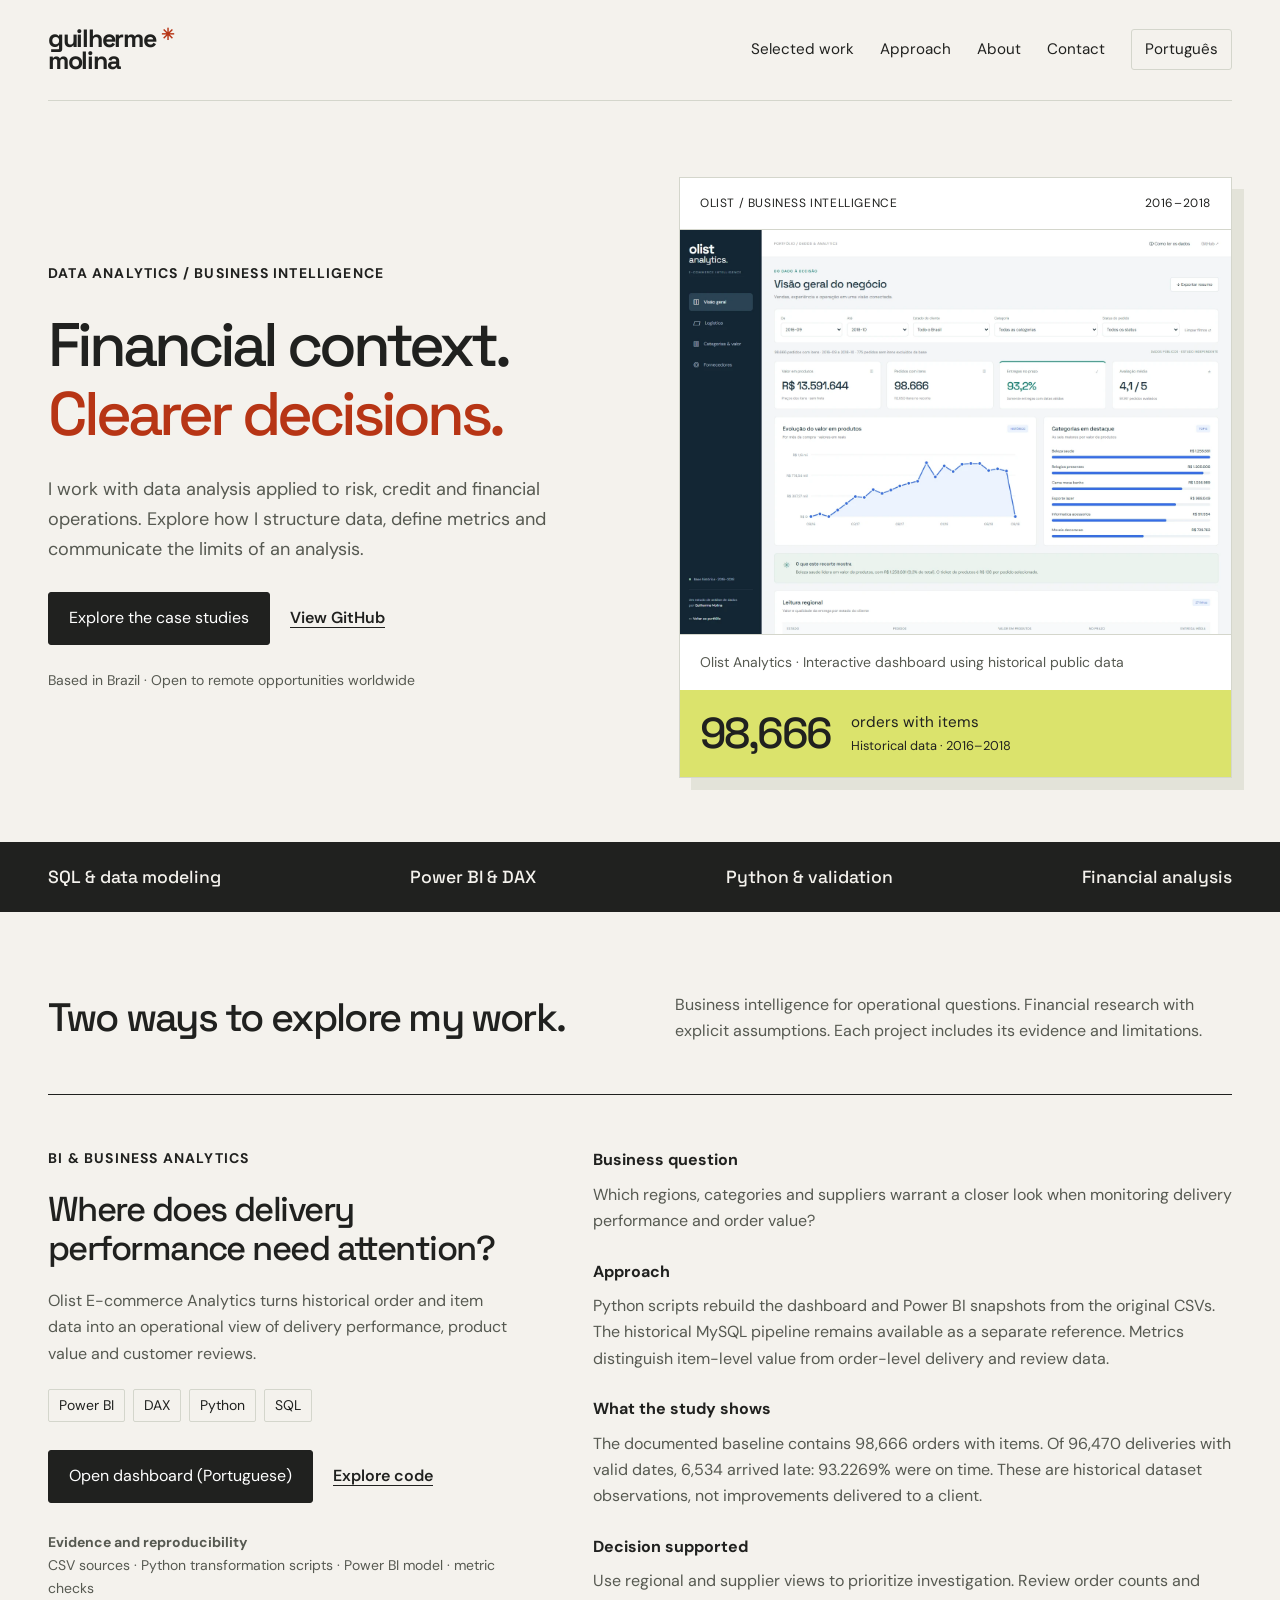
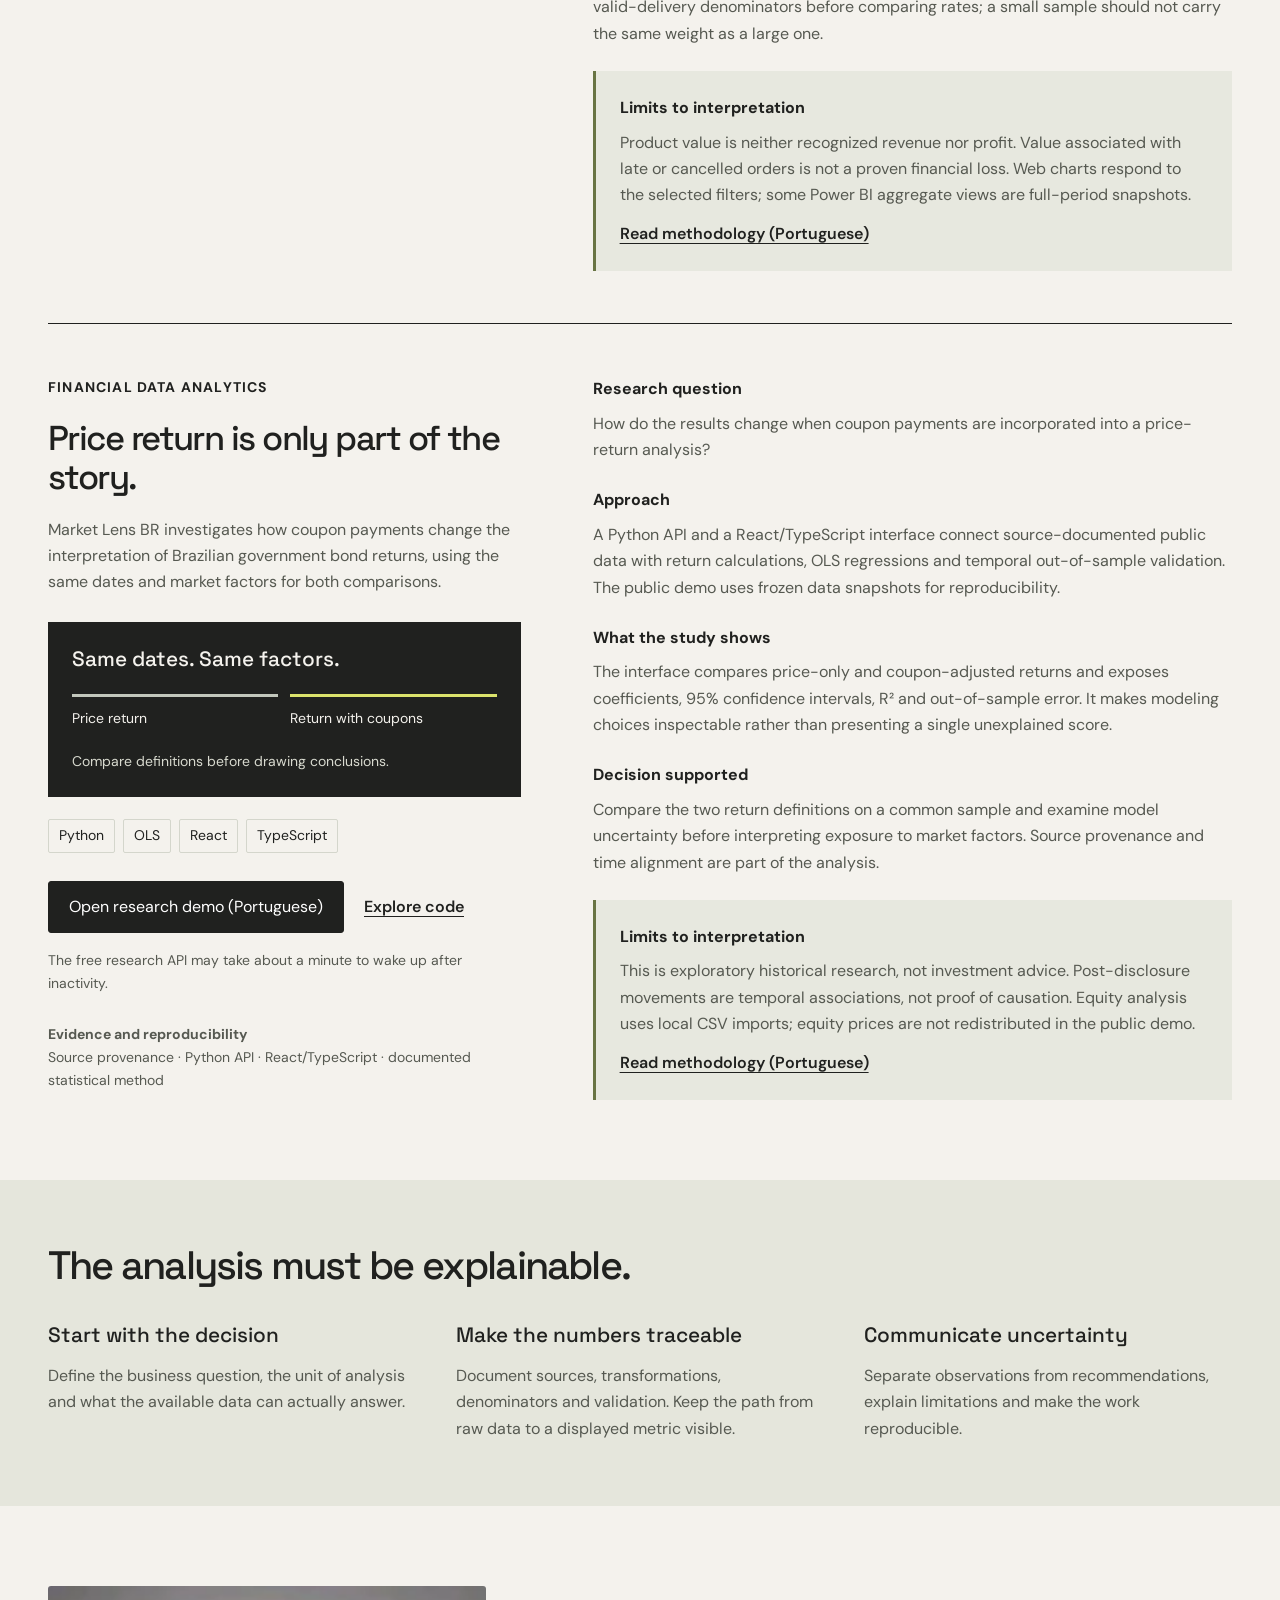
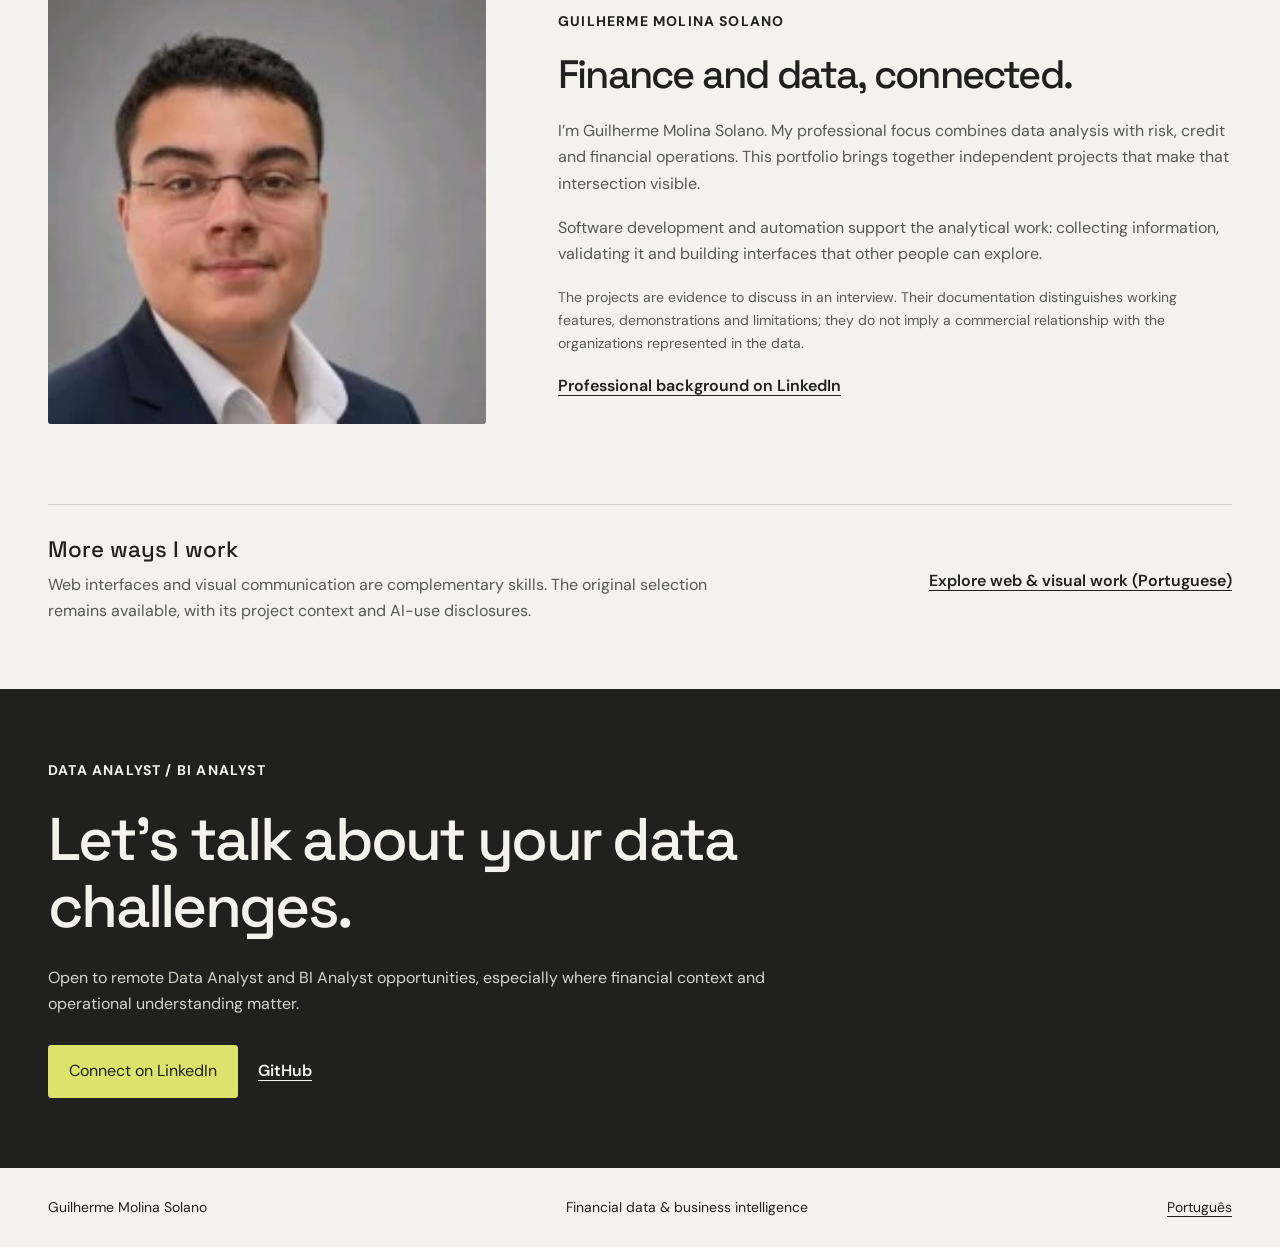
<file: index.html>
<!doctype html>
<html lang="en"><head><meta charset="utf-8"><meta name="viewport" content="width=device-width,initial-scale=1"><meta name="theme-color" content="#20211f"><title>Guilherme Molina — Financial Data & BI</title><meta name="description" content="I work with data analysis applied to risk, credit and financial operations. Explore how I structure data, define metrics and communicate the limits of an analysis."><meta property="og:title" content="Guilherme Molina — Financial Data & BI"><meta property="og:description" content="I work with data analysis applied to risk, credit and financial operations. Explore how I structure data, define metrics and communicate the limits of an analysis."><meta property="og:image" content="https://guilherme-molina-portfolio.guilhermemolinasolan.chatgpt.site/assets/olist.webp"><link rel="alternate" hreflang="en" href="https://guilherme-molina-portfolio.guilhermemolinasolan.chatgpt.site/"><link rel="alternate" hreflang="pt-BR" href="https://guilherme-molina-portfolio.guilhermemolinasolan.chatgpt.site/pt.html"><link rel="icon" href="favicon.svg" type="image/svg+xml"><link rel="stylesheet" href="finance.css"></head>
<body><a class="skip" href="#main">Skip to content</a><header class="header wrap"><a class="wordmark" href="index.html">guilherme<br>molina<span>✳</span></a><nav aria-label="Main navigation"><a href="#work">Selected work</a><a href="#approach">Approach</a><a href="#about">About</a><a href="#contact">Contact</a><a class="language" href="pt.html">Português</a></nav></header>
<main id="main"><section class="hero wrap"><div><p class="eyebrow">DATA ANALYTICS / BUSINESS INTELLIGENCE</p><h1>Financial context.<br><em>Clearer decisions.</em></h1><p class="intro">I work with data analysis applied to risk, credit and financial operations. Explore how I structure data, define metrics and communicate the limits of an analysis.</p><div class="actions"><a class="button" href="#work">Explore the case studies</a><a class="text-link" href="https://github.com/MolinaGG">View GitHub</a></div><p class="availability">Based in Brazil · Open to remote opportunities worldwide</p></div><figure class="hero-proof"><div class="proof-head"><span>OLIST / BUSINESS INTELLIGENCE</span><span>2016–2018</span></div><a href="olist/"><img src="assets/olist.webp" alt="Olist Analytics · Interactive dashboard using historical public data" fetchpriority="high"></a><figcaption>Olist Analytics · Interactive dashboard using historical public data</figcaption><div class="proof-foot"><strong>98,666</strong><span>orders with items<small>Historical data · 2016–2018</small></span></div></figure></section>
<div class="band"><div class="wrap"><span>SQL & data modeling</span><span>Power BI & DAX</span><span>Python & validation</span><span>Financial analysis</span></div></div>
<section class="work wrap" id="work"><div class="section-heading"><h2>Two ways to explore my work.</h2><p>Business intelligence for operational questions. Financial research with explicit assumptions. Each project includes its evidence and limitations.</p></div>
<article class="case" id="olist-case"><div class="case-heading"><p class="eyebrow">BI & BUSINESS ANALYTICS</p><h3>Where does delivery performance need attention?</h3><p>Olist E-commerce Analytics turns historical order and item data into an operational view of delivery performance, product value and customer reviews.</p><div class="tags"><span>Power BI</span><span>DAX</span><span>Python</span><span>SQL</span></div><div class="actions"><a class="button" href="olist/">Open dashboard (Portuguese)</a><a class="text-link" href="https://github.com/MolinaGG/olist-ecommerce-analytics">Explore code</a></div><p class="evidence-label">Evidence and reproducibility</p><p class="evidence">CSV sources · Python transformation scripts · Power BI model · metric checks</p></div><div class="case-body"><section><h4>Business question</h4><p>Which regions, categories and suppliers warrant a closer look when monitoring delivery performance and order value?</p></section><section><h4>Approach</h4><p>Python scripts rebuild the dashboard and Power BI snapshots from the original CSVs. The historical MySQL pipeline remains available as a separate reference. Metrics distinguish item-level value from order-level delivery and review data.</p></section><section><h4>What the study shows</h4><p>The documented baseline contains 98,666 orders with items. Of 96,470 deliveries with valid dates, 6,534 arrived late: 93.2269% were on time. These are historical dataset observations, not improvements delivered to a client.</p></section><section><h4>Decision supported</h4><p>Use regional and supplier views to prioritize investigation. Review order counts and valid-delivery denominators before comparing rates; a small sample should not carry the same weight as a large one.</p></section><aside class="limits"><h4>Limits to interpretation</h4><p>Product value is neither recognized revenue nor profit. Value associated with late or cancelled orders is not a proven financial loss. Web charts respond to the selected filters; some Power BI aggregate views are full-period snapshots.</p><a class="text-link" href="https://github.com/MolinaGG/olist-ecommerce-analytics/blob/main/docs/METHODOLOGY.md">Read methodology (Portuguese)</a></aside></div></article>
<article class="case" id="market-case"><div class="case-heading"><p class="eyebrow">FINANCIAL DATA ANALYTICS</p><h3>Price return is only part of the story.</h3><p>Market Lens BR investigates how coupon payments change the interpretation of Brazilian government bond returns, using the same dates and market factors for both comparisons.</p><div class="comparison"><strong>Same dates. Same factors.</strong><div><span>Price return</span><span>Return with coupons</span></div><p>Compare definitions before drawing conclusions.</p></div><div class="tags"><span>Python</span><span>OLS</span><span>React</span><span>TypeScript</span></div><div class="actions"><a class="button" href="https://market-lens-br-web.onrender.com/">Open research demo (Portuguese)</a><a class="text-link" href="https://github.com/MolinaGG/market-lens-br">Explore code</a></div><p class="small">The free research API may take about a minute to wake up after inactivity.</p><p class="evidence-label">Evidence and reproducibility</p><p class="evidence">Source provenance · Python API · React/TypeScript · documented statistical method</p></div><div class="case-body"><section><h4>Research question</h4><p>How do the results change when coupon payments are incorporated into a price-return analysis?</p></section><section><h4>Approach</h4><p>A Python API and a React/TypeScript interface connect source-documented public data with return calculations, OLS regressions and temporal out-of-sample validation. The public demo uses frozen data snapshots for reproducibility.</p></section><section><h4>What the study shows</h4><p>The interface compares price-only and coupon-adjusted returns and exposes coefficients, 95% confidence intervals, R² and out-of-sample error. It makes modeling choices inspectable rather than presenting a single unexplained score.</p></section><section><h4>Decision supported</h4><p>Compare the two return definitions on a common sample and examine model uncertainty before interpreting exposure to market factors. Source provenance and time alignment are part of the analysis.</p></section><aside class="limits"><h4>Limits to interpretation</h4><p>This is exploratory historical research, not investment advice. Post-disclosure movements are temporal associations, not proof of causation. Equity analysis uses local CSV imports; equity prices are not redistributed in the public demo.</p><a class="text-link" href="https://github.com/MolinaGG/market-lens-br/blob/main/docs/METODOLOGIA.md">Read methodology (Portuguese)</a></aside></div></article></section>
<section class="approach" id="approach"><div class="wrap"><h2>The analysis must be explainable.</h2><div class="approach-grid"><div><h3>Start with the decision</h3><p>Define the business question, the unit of analysis and what the available data can actually answer.</p></div><div><h3>Make the numbers traceable</h3><p>Document sources, transformations, denominators and validation. Keep the path from raw data to a displayed metric visible.</p></div><div><h3>Communicate uncertainty</h3><p>Separate observations from recommendations, explain limitations and make the work reproducible.</p></div></div></div></section>
<section class="about wrap" id="about"><img src="assets/guilherme.webp" alt="Guilherme Molina Solano" loading="lazy"><div><p class="eyebrow">GUILHERME MOLINA SOLANO</p><h2>Finance and data, connected.</h2><p>I’m Guilherme Molina Solano. My professional focus combines data analysis with risk, credit and financial operations. This portfolio brings together independent projects that make that intersection visible.</p><p>Software development and automation support the analytical work: collecting information, validating it and building interfaces that other people can explore.</p><p class="small">The projects are evidence to discuss in an interview. Their documentation distinguishes working features, demonstrations and limitations; they do not imply a commercial relationship with the organizations represented in the data.</p><a class="text-link" href="https://www.linkedin.com/in/guilhermesolano/">Professional background on LinkedIn</a></div></section>
<aside class="complement wrap"><div><h3>More ways I work</h3><p>Web interfaces and visual communication are complementary skills. The original selection remains available, with its project context and AI-use disclosures.</p></div><a class="text-link" href="creative.html">Explore web & visual work (Portuguese)</a></aside>
<section class="contact" id="contact"><div class="wrap"><p class="eyebrow">DATA ANALYST / BI ANALYST</p><h2>Let’s talk about your data challenges.</h2><p>Open to remote Data Analyst and BI Analyst opportunities, especially where financial context and operational understanding matter.</p><div class="actions"><a class="button" href="https://www.linkedin.com/in/guilhermesolano/">Connect on LinkedIn</a><a class="text-link" href="https://github.com/MolinaGG">GitHub</a></div></div></section></main><footer class="wrap"><span>Guilherme Molina Solano</span><span>Financial data & business intelligence</span><a href="pt.html">Português</a></footer></body></html>
</file>
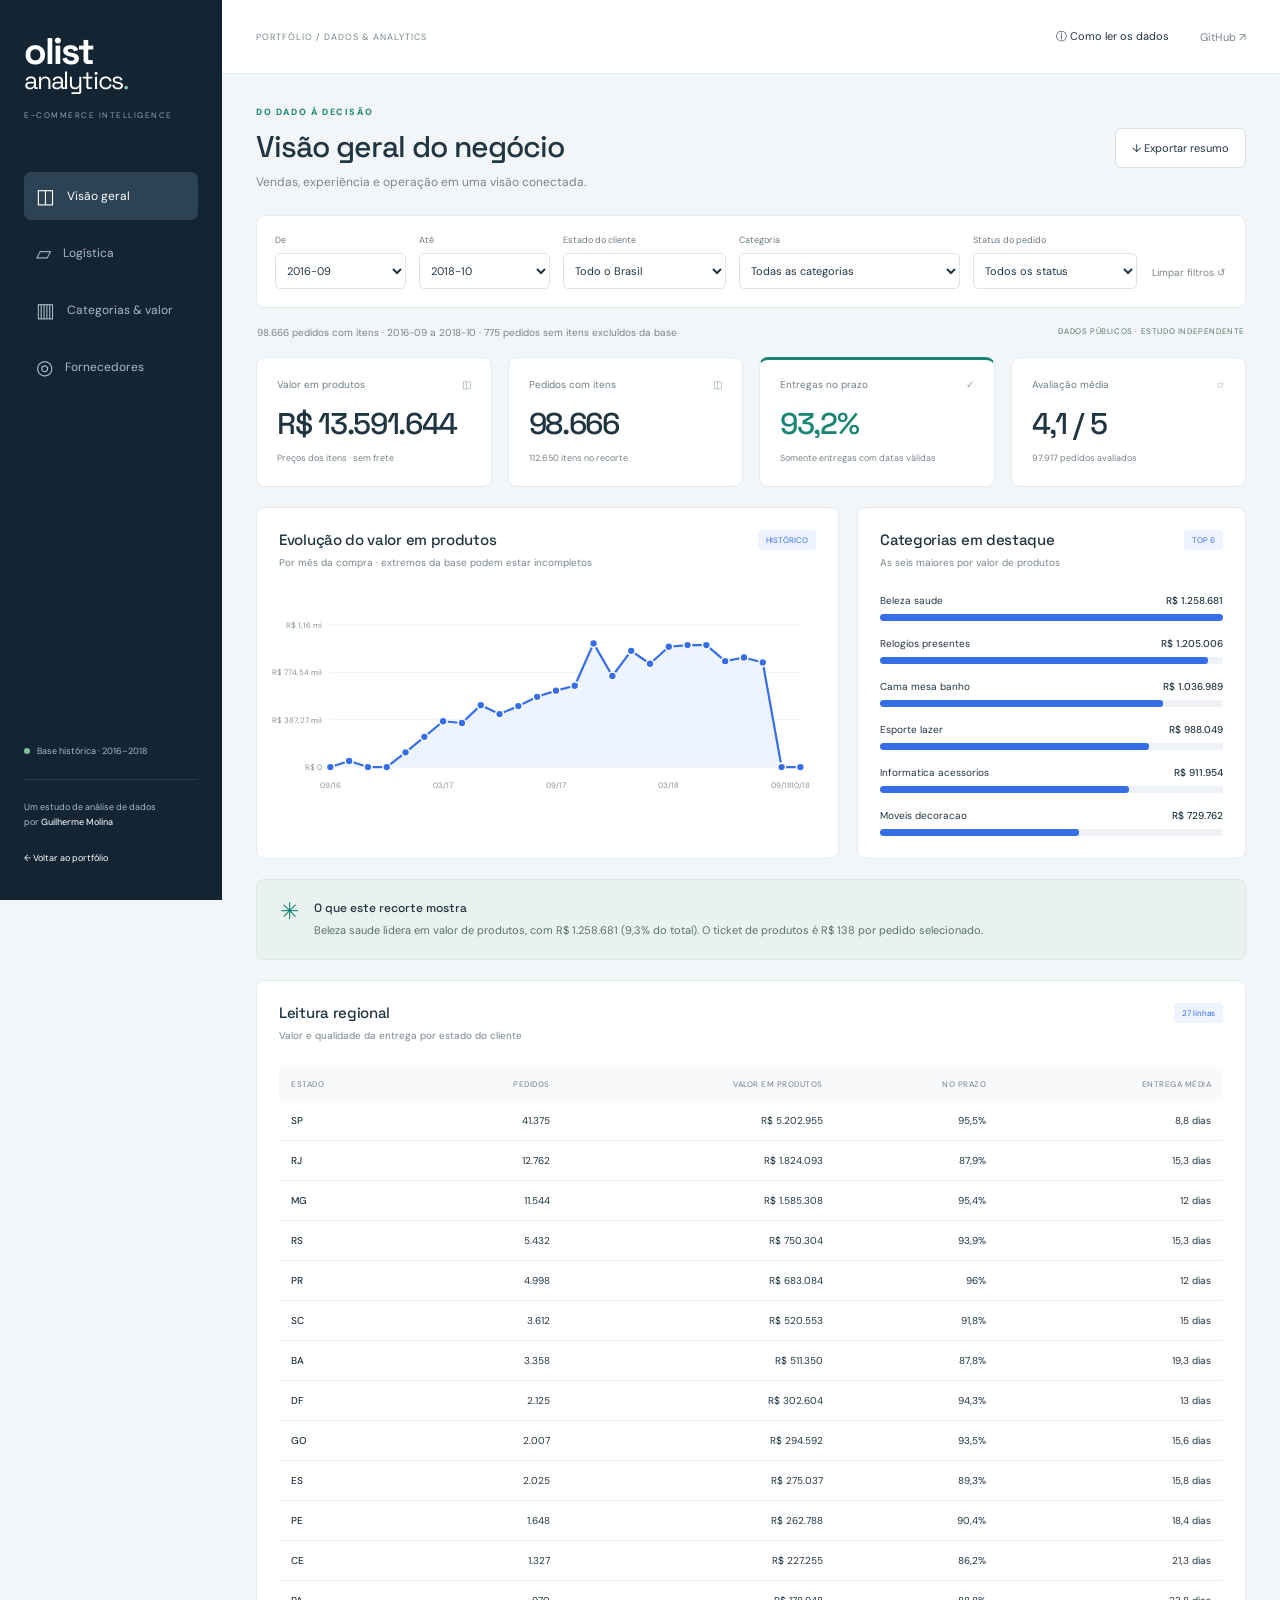
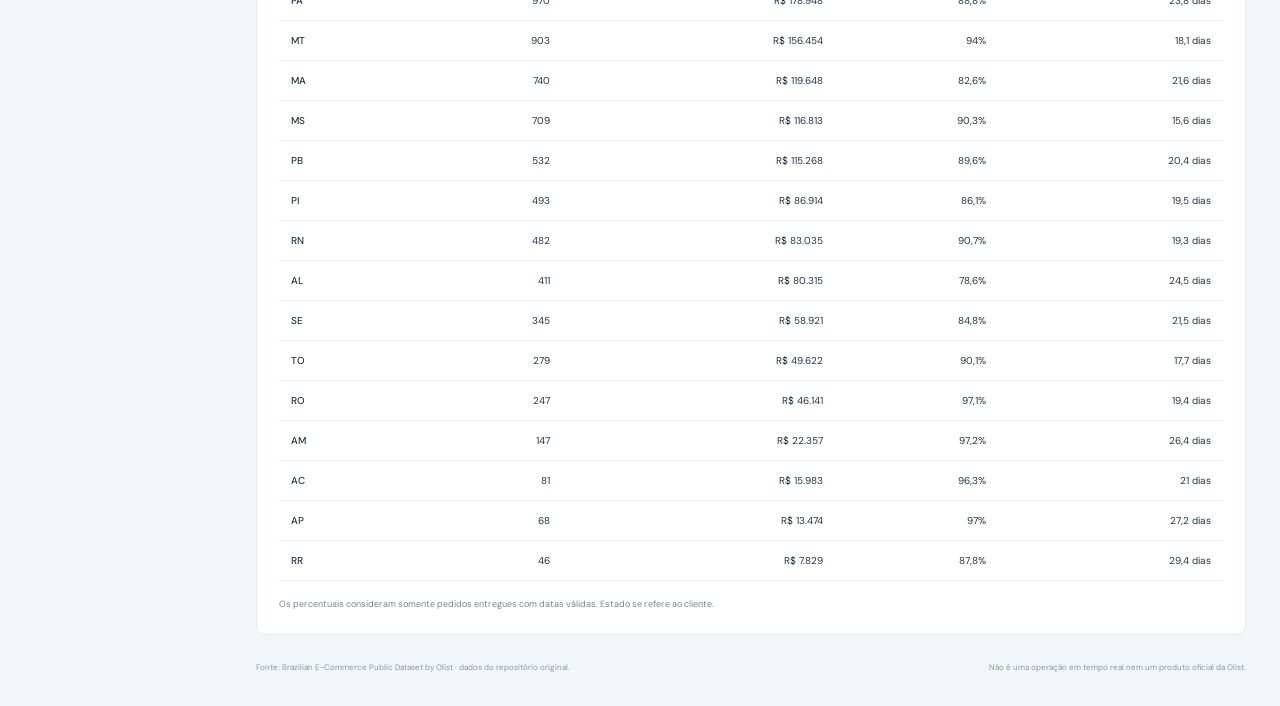
<file: olist/index.html>
<!doctype html><html lang="pt-BR"><head><meta charset="utf-8"><meta name="viewport" content="width=device-width,initial-scale=1"><meta name="theme-color" content="#132533"><title>Olist Analytics — Guilherme Molina</title><meta name="description" content="Dashboard interativo de e-commerce com dados históricos públicos da Olist. Projeto de Guilherme Molina."><link rel="icon" href="../favicon.svg"><link rel="stylesheet" href="dashboard.css"><script src="metrics.js" defer></script><script src="dashboard.js" defer></script></head><body>
<aside class="sidebar"><a class="brand" href="./">olist<span>analytics<span class="brand-dot">.</span></span></a><span class="side-caption">E-COMMERCE INTELLIGENCE</span><nav aria-label="Visões do dashboard"><button data-view="overview" class="active" aria-current="page"><span>◫</span> Visão geral</button><button data-view="logistics"><span>▱</span> Logística</button><button data-view="financial"><span>▥</span> Categorias & valor</button><button data-view="suppliers"><span>◎</span> Fornecedores</button></nav><div class="side-bottom"><span class="historical-dot"></span> Base histórica · 2016–2018<p>Um estudo de análise de dados<br>por <strong>Guilherme Molina</strong></p><a href="../pt.html#olist-case">← Voltar ao portfólio</a></div></aside>
<main><header class="topbar"><span>PORTFÓLIO / DADOS & ANALYTICS</span><div><button id="method-button">ⓘ Como ler os dados</button><a href="https://github.com/MolinaGG/olist-ecommerce-analytics" target="_blank" rel="noopener noreferrer">GitHub ↗</a></div></header><div class="workspace"><div class="page-heading"><div><p class="eyebrow">DO DADO À DECISÃO</p><h1 id="view-title">Visão geral do negócio</h1><p id="view-subtitle">Vendas, experiência e operação em uma visão conectada.</p></div><button id="export" disabled>↓ Exportar resumo</button></div>
<form id="filters" class="filters"><label>De<select id="start" aria-label="Mês inicial" disabled></select></label><label>Até<select id="end" aria-label="Mês final" disabled></select></label><label>Estado do cliente<select id="state" disabled><option value="">Todo o Brasil</option></select></label><label>Categoria<select id="category" disabled><option value="">Todas as categorias</option></select></label><label>Status do pedido<select id="status" disabled><option value="">Todos os status</option></select></label><button type="button" id="reset" disabled>Limpar filtros ↺</button></form>
<div class="context-line"><span id="context" role="status">Carregando dados históricos…</span><span class="data-badge">DADOS PÚBLICOS · ESTUDO INDEPENDENTE</span></div><div id="error" role="alert" hidden></div>
<section class="kpis" aria-label="Indicadores do recorte" id="kpis"></section>
<div id="dashboard-content" aria-busy="true"><div class="loading">Preparando os indicadores do estudo…</div></div>
<footer class="data-footer"><span>Fonte: Brazilian E-Commerce Public Dataset by Olist · dados do repositório original.</span><span>Não é uma operação em tempo real nem um produto oficial da Olist.</span></footer></div></main>
<dialog id="method"><div class="method-heading"><h2>Um dashboard que explica seus números.</h2><button id="close-method" aria-label="Fechar metodologia">✕</button></div><p>Estudo independente com dados históricos públicos da Olist, de setembro de 2016 a outubro de 2018. Meses nas extremidades da base podem estar incompletos. Sem vínculo comercial com a Olist.</p><dl><dt>Universo de pedidos</dt><dd>Pedidos com pelo menos um item. Pedidos sem itens são excluídos de todas as métricas deste dashboard. A quantidade excluída é informada na interface.</dd><dt>Valor em produtos</dt><dd>Soma do preço dos itens, sem frete, em todos os status selecionados. É volume registrado em produtos, não receita reconhecida nem lucro.</dd><dt>Ticket de produtos</dt><dd>Valor dos itens selecionados dividido pelos pedidos distintos que contêm esses itens. Um pedido com várias categorias é contado uma vez no total e uma vez em cada categoria correspondente; os pedidos por categoria não são aditivos.</dd><dt>Entregas no prazo</dt><dd>Pedidos com status entregue e datas de entrega e previsão válidas. A entrega é pontual se chegou até o dia prometido, comparando datas de calendário. Pedidos não entregues ficam fora do denominador.</dd><dt>Tempo até entrega</dt><dd>Média de dias corridos entre compra e entrega, com uma observação por pedido entregue e duração não negativa. Não pondera pelo número de itens.</dd><dt>Avaliação média</dt><dd>Última avaliação registrada por pedido, ordenada pela data de resposta, criação e identificador para desempate. Pedidos sem avaliação são excluídos da média.</dd><dt>Valor em pedidos com ocorrência</dt><dd>Preço dos itens ligados a pedido cancelado ou entregue após o prazo. Atraso é um sinal operacional, não uma perda financeira comprovada.</dd><dt>Fornecedores</dt><dd>Identificadores substituídos por códigos locais. Cada combinação fornecedor–pedido conta uma vez para avaliação e pontualidade. Pedidos com vários fornecedores compartilham a mesma nota do pedido. A segmentação é recalculada dentro do recorte: Destaque (nota ≥ 4,5, pontualidade ≥ 90%, pelo menos 10 pedidos); Regular (nota ≥ 3,5 e pontualidade ≥ 70%); Atenção (demais, com dados); Sem base (sem nota ou sem entrega válida).</dd><dt>Filtros</dt><dd>Datas são meses da compra. Estado se refere ao cliente. Filtrar categoria restringe o valor aos itens dessa categoria; status, entrega e avaliação continuam atributos do pedido. Todos os gráficos e a exportação respeitam o mesmo recorte.</dd></dl><a href="https://github.com/MolinaGG/olist-ecommerce-analytics/tree/cf8524a59b856e684d6538aa3f7c524e15438b43/data" target="_blank" rel="noopener noreferrer">Consultar a base usada ↗</a></dialog>
</body></html>
</file>
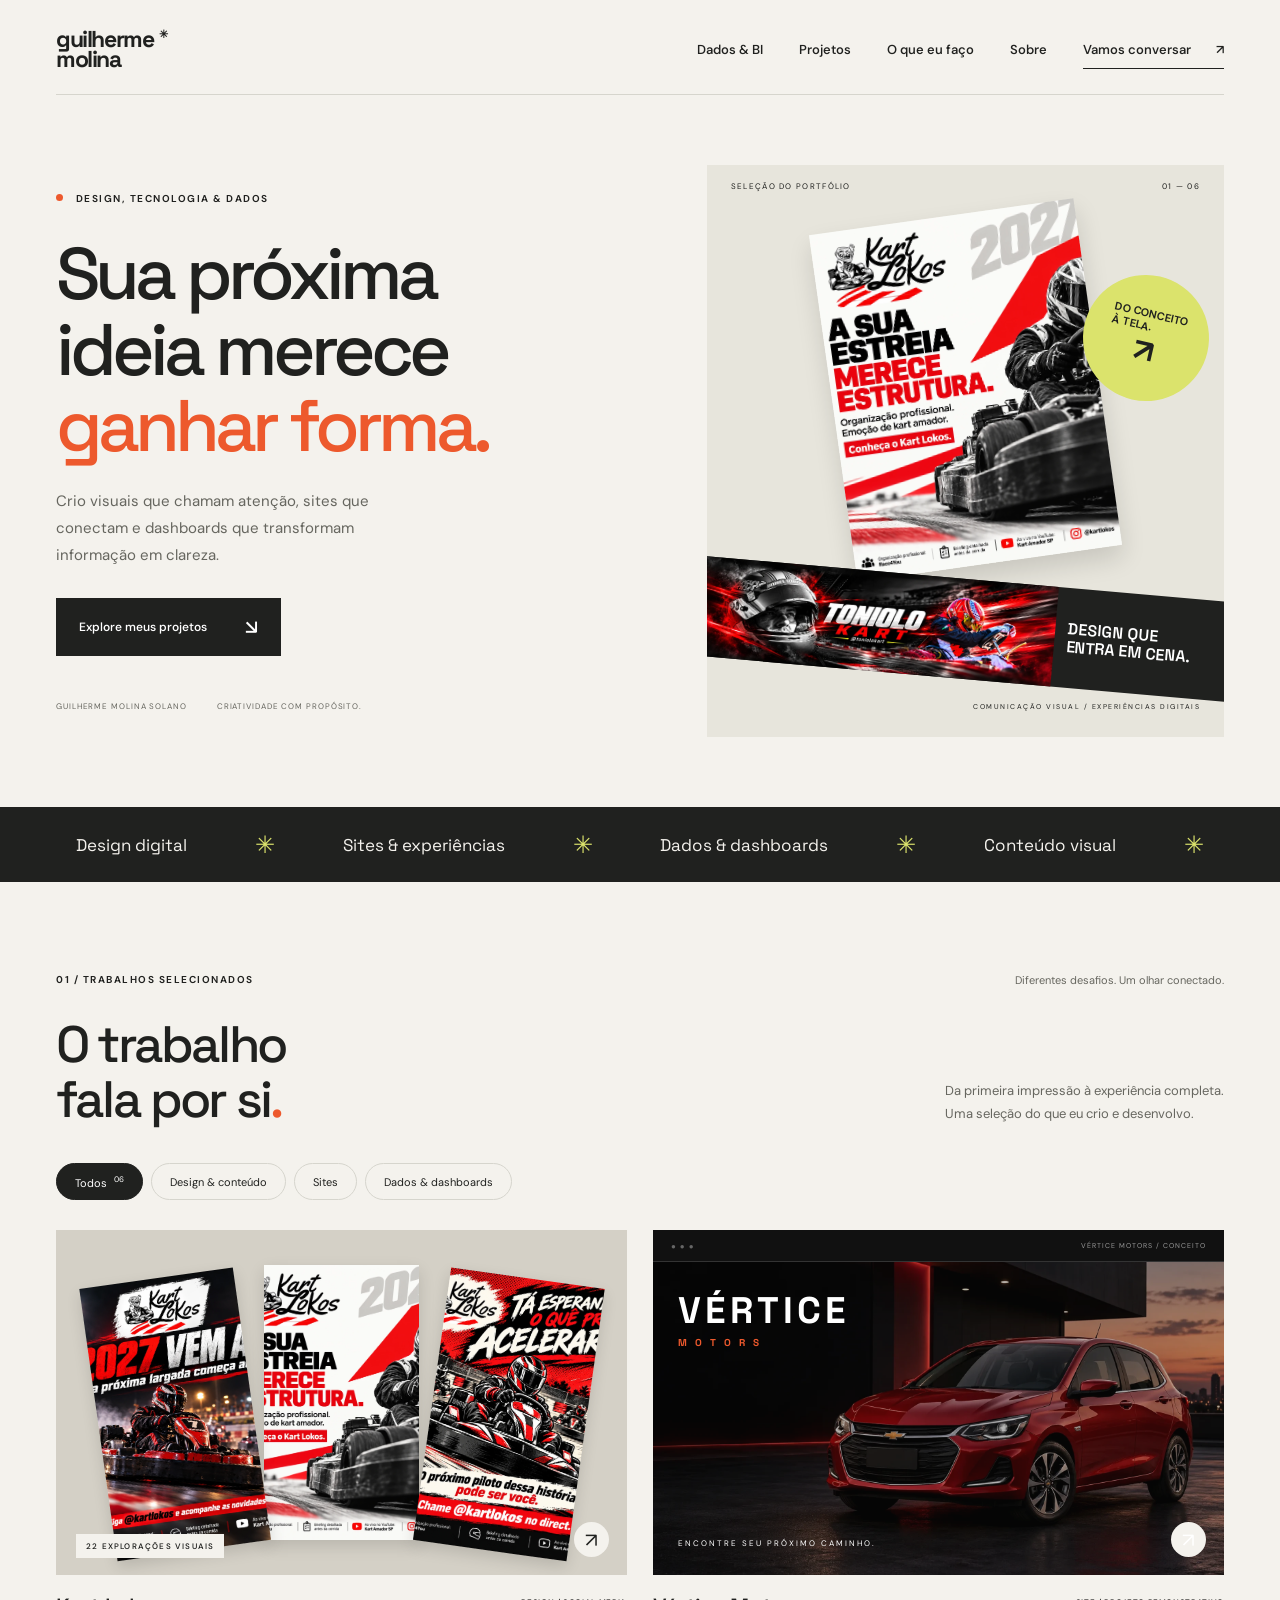
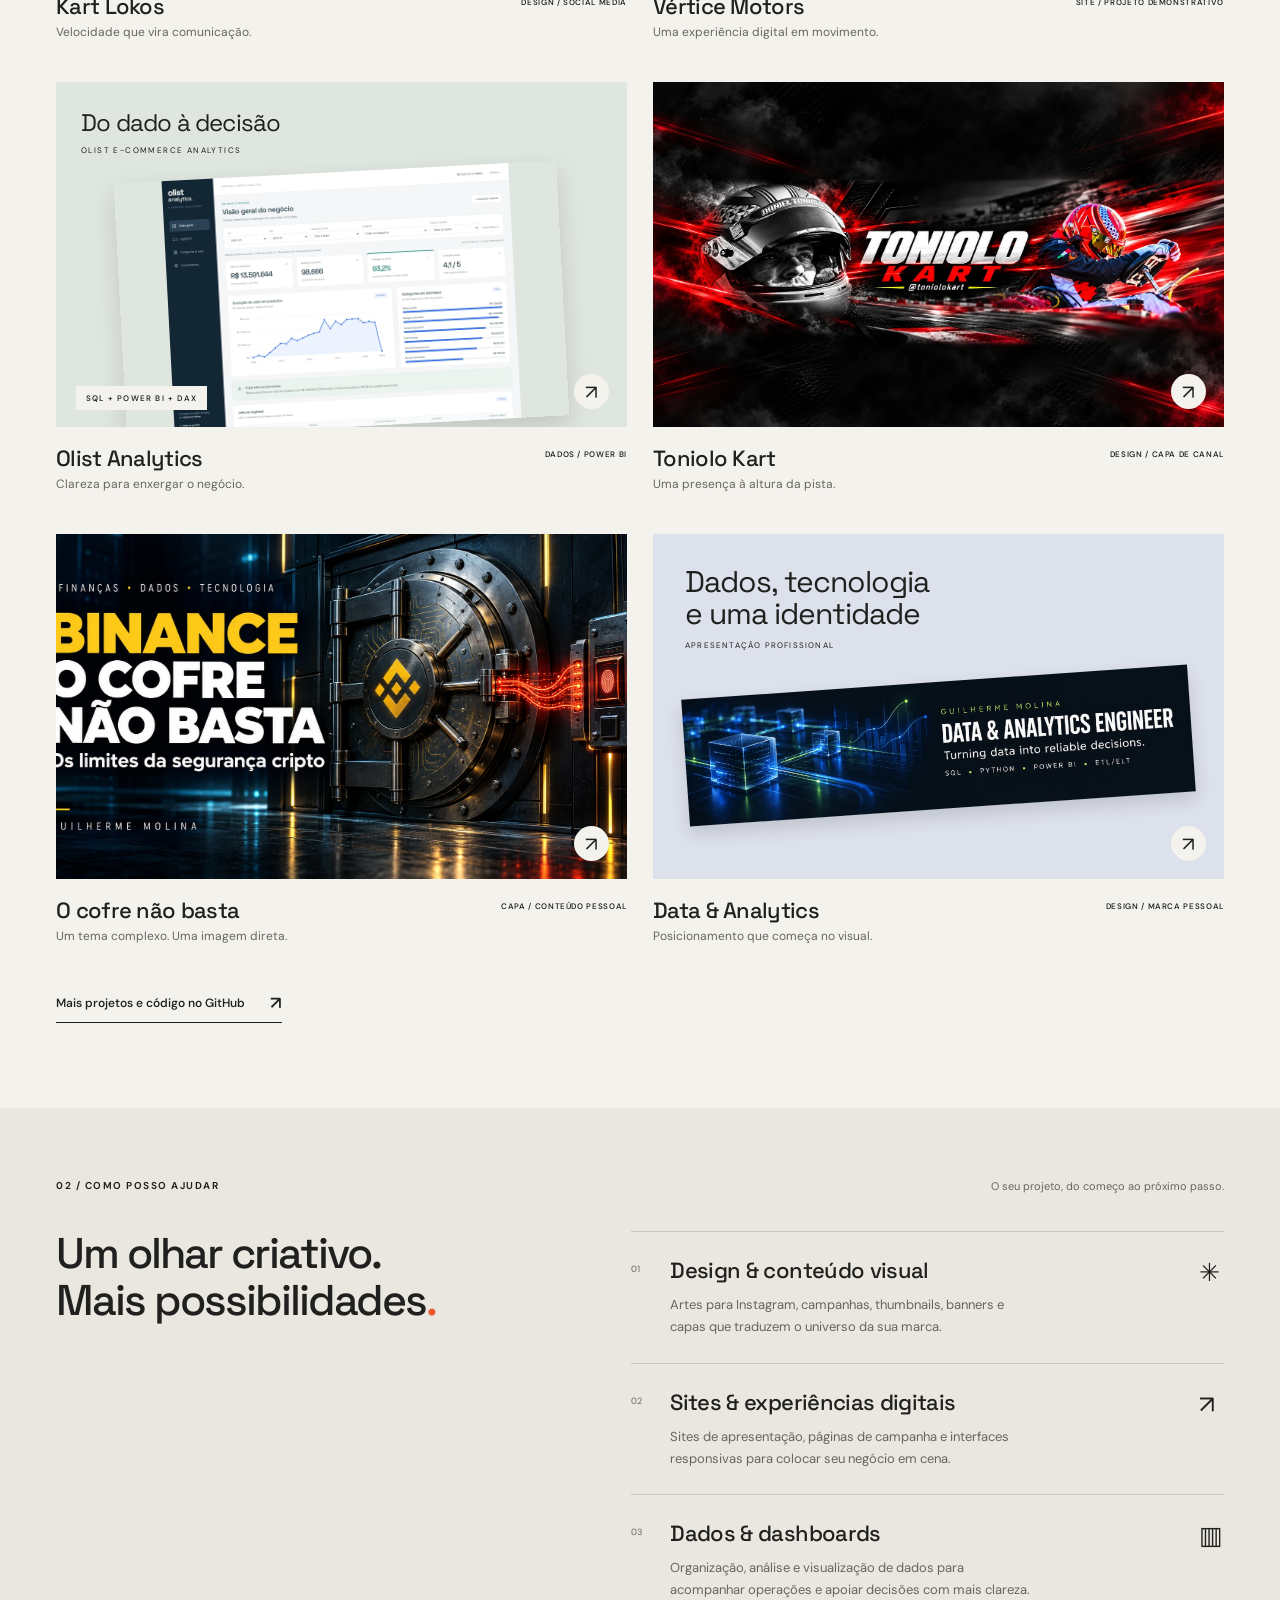
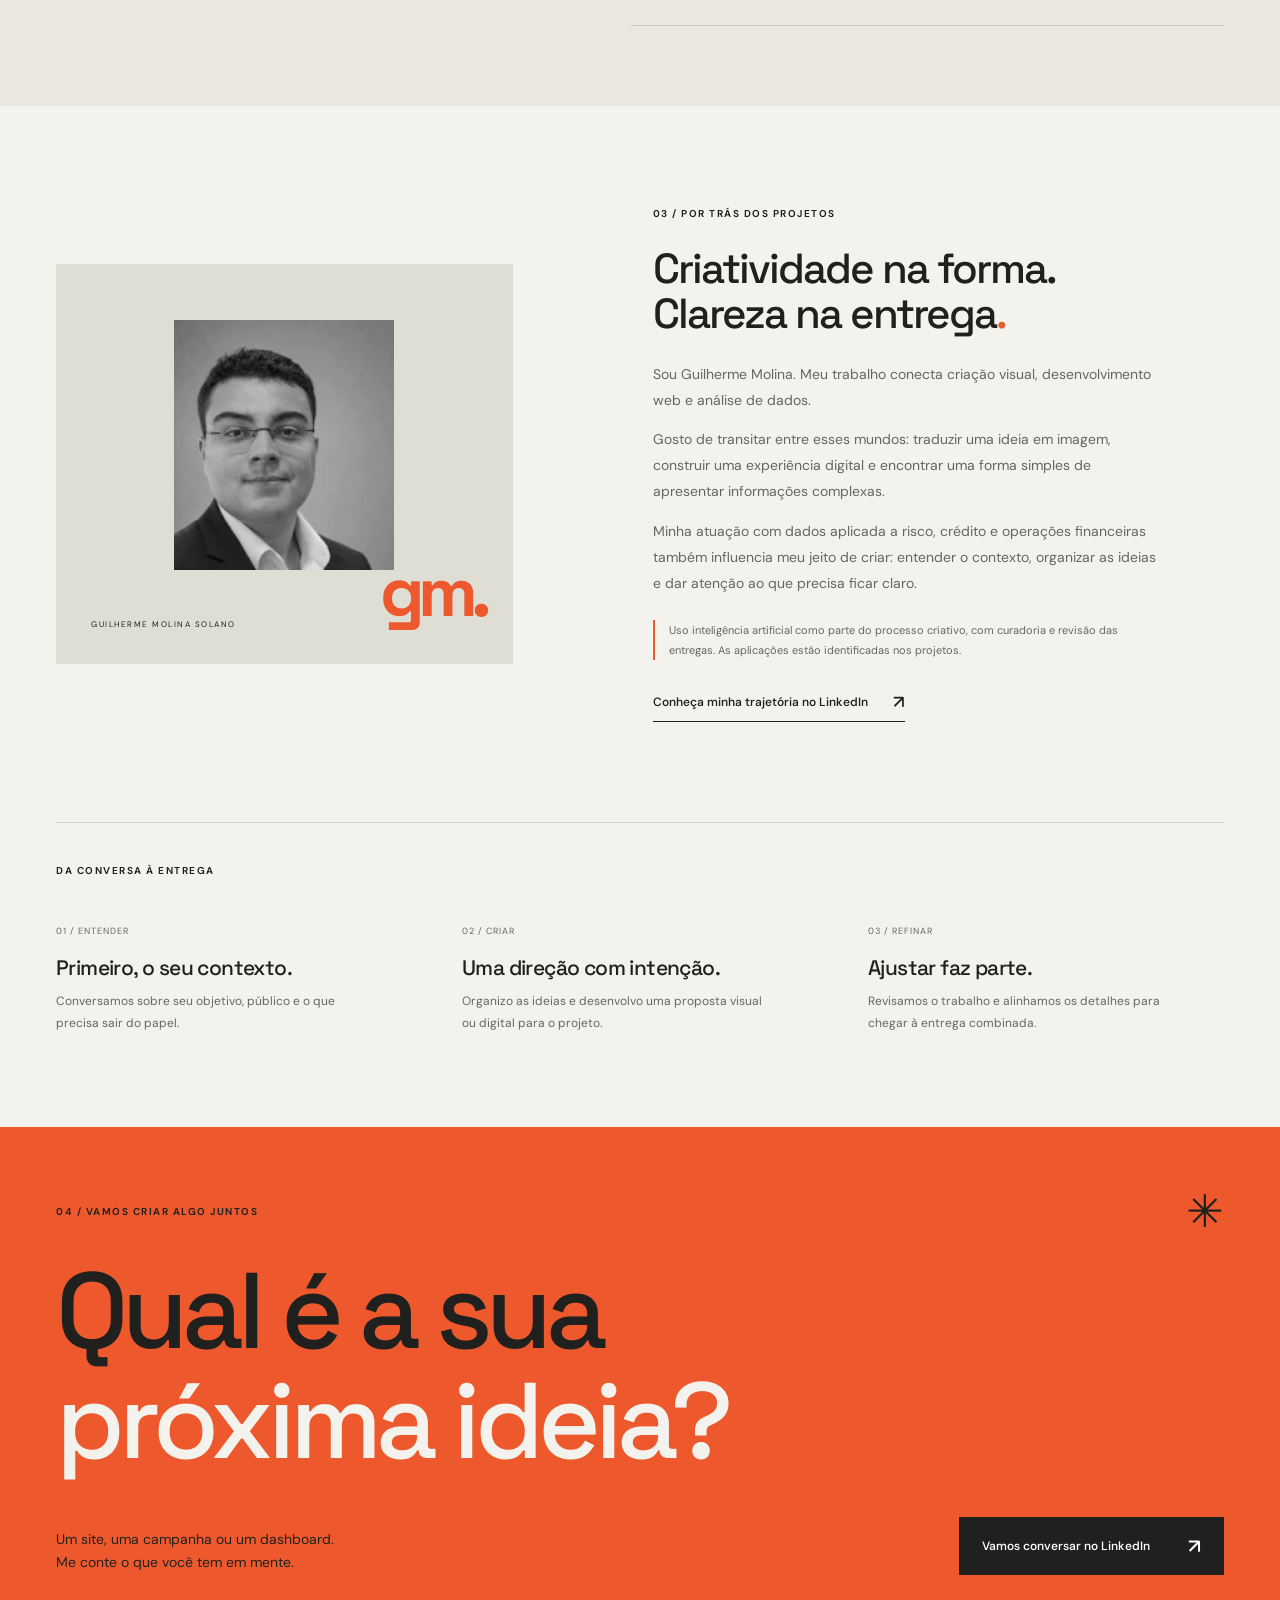
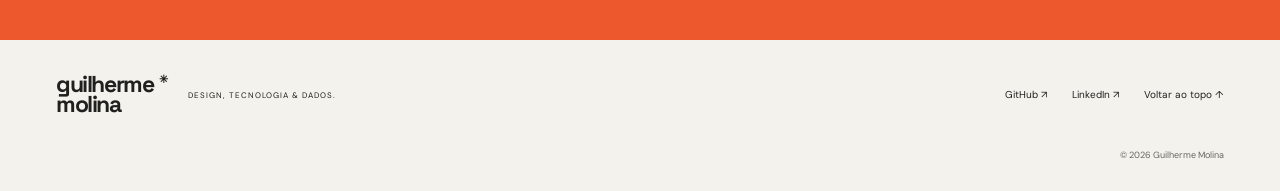
<file: creative.html>
<!doctype html>
<html lang="pt-BR">
<head>
  <meta charset="utf-8">
  <meta name="viewport" content="width=device-width,initial-scale=1">
  <meta name="theme-color" content="#f4f2ed">
  <title>Guilherme Molina — Design, sites e dados</title>
  <meta name="description" content="Design que comunica. Sites que conectam. Dados que fazem sentido. Conheça os projetos de Guilherme Molina e vamos conversar sobre o seu.">
  <meta property="og:title" content="Guilherme Molina — Design, sites e dados">
  <meta property="og:description" content="Criação visual, experiências digitais e dashboards. Conheça meus projetos.">
  <meta property="og:image" content="https://guilherme-molina-portfolio.guilhermemolinasolan.chatgpt.site/assets/toniolo.webp">
  <link rel="icon" href="favicon.svg" type="image/svg+xml">
  <link rel="stylesheet" href="styles.css">
  <script src="app.js" defer></script>
</head>
<body>
  <a class="skip" href="#projetos">Pular para os projetos</a>
  <header class="header">
    <a class="wordmark" href="#inicio" aria-label="Guilherme Molina, início">guilherme<br>molina<span>✳</span></a>
    <button class="menu-toggle" aria-expanded="false" aria-controls="navigation">Menu <span>＋</span></button>
    <nav id="navigation" aria-label="Navegação principal"><a href="pt.html">Dados & BI</a>
      <a href="#projetos">Projetos</a><a href="#servicos">O que eu faço</a><a href="#sobre">Sobre</a><a class="nav-contact" href="#contato">Vamos conversar <span>↗</span></a>
    </nav>
  </header>
  <main>
    <section class="hero wrap" id="inicio" aria-labelledby="hero-title">
      <div class="hero-copy">
        <p class="eyebrow"><span class="status-dot"></span> DESIGN, TECNOLOGIA & DADOS</p>
        <h1 id="hero-title">Sua próxima<br>ideia merece<br><span>ganhar forma.</span></h1>
        <p class="hero-description">Crio visuais que chamam atenção, sites que conectam e dashboards que transformam informação em clareza.</p>
        <a class="button dark" href="#projetos">Explore meus projetos <span>↘</span></a>
        <div class="hero-foot"><span>GUILHERME MOLINA SOLANO</span><span>CRIATIVIDADE COM PROPÓSITO.</span></div>
      </div>
      <div class="hero-art" aria-label="Seleção de projetos de design de Guilherme Molina">
        <div class="art-topline"><span>SELEÇÃO DO PORTFÓLIO</span><span>01 — 06</span></div>
        <div class="art-poster"><img src="assets/kart-02.webp" alt="Arte Kart Lokos: A sua estreia merece estrutura, em vermelho, preto e branco" fetchpriority="high"></div>
        <div class="art-sticker" aria-hidden="true">DO CONCEITO<br>À TELA.<span>↗</span></div>
        <div class="art-strip"><img src="assets/toniolo.webp" alt="Banner Toniolo Kart com piloto e rastros vermelhos"><span>DESIGN QUE<br>ENTRA EM CENA.</span></div>
        <span class="art-bottom">COMUNICAÇÃO VISUAL / EXPERIÊNCIAS DIGITAIS</span>
      </div>
    </section>
    <div class="discipline-band" aria-label="Áreas de atuação"><span>Design digital</span><i>✳</i><span>Sites & experiências</span><i>✳</i><span>Dados & dashboards</span><i>✳</i><span>Conteúdo visual</span><i>✳</i></div>
    <section class="projects wrap" id="projetos" aria-labelledby="projects-title">
      <div class="section-top"><p class="eyebrow">01 / TRABALHOS SELECIONADOS</p><span class="small-note">Diferentes desafios. Um olhar conectado.</span></div>
      <div class="projects-heading"><h2 id="projects-title">O trabalho<br>fala por si<span>.</span></h2><p>Da primeira impressão à experiência completa.<br>Uma seleção do que eu crio e desenvolvo.</p></div>
      <div class="filters" role="group" aria-label="Filtrar projetos por área"><button class="active" data-filter="todos" aria-pressed="true">Todos <sup>06</sup></button><button data-filter="design" aria-pressed="false">Design & conteúdo</button><button data-filter="sites" aria-pressed="false">Sites</button><button data-filter="dados" aria-pressed="false">Dados & dashboards</button></div>
      <p class="sr-only" id="filter-status" role="status">6 projetos</p>
      <div class="project-grid">
        <article class="project" data-category="design"><button class="project-open" data-project="kart" aria-label="Ver projeto Kart Lokos"><div class="project-visual kart-visual"><img src="assets/kart-01.webp" alt="Criativo cinematográfico noturno do Kart Lokos" loading="lazy"><img src="assets/kart-02.webp" alt="Criativo editorial do Kart Lokos" loading="lazy"><img src="assets/kart-04.webp" alt="Criativo do Kart Lokos em quadrinhos" loading="lazy"><span class="image-label">22 EXPLORAÇÕES VISUAIS</span><span class="project-arrow">↗</span></div><div class="project-caption"><div><h3>Kart Lokos</h3><p>Velocidade que vira comunicação.</p></div><span>DESIGN / SOCIAL MEDIA</span></div></button></article>
        <article class="project" data-category="sites"><button class="project-open" data-project="vertice" aria-label="Ver projeto Vértice Motors"><div class="project-visual vertice-visual"><div class="browser-line"><span>● ● ●</span><span>VÉRTICE MOTORS / CONCEITO</span></div><div class="vertice-title">VÉRTICE<span>MOTORS</span></div><img src="assets/vertice.webp" alt="Imagem ilustrativa de automóvel utilizada no projeto Vértice Motors" loading="lazy"><span class="vertice-foot">ENCONTRE SEU PRÓXIMO CAMINHO.</span><span class="project-arrow">↗</span></div><div class="project-caption"><div><h3>Vértice Motors</h3><p>Uma experiência digital em movimento.</p></div><span>SITE / PROJETO DEMONSTRATIVO</span></div></button></article>
        <article class="project" data-category="dados"><button class="project-open" data-project="olist" aria-label="Ver projeto Olist E-commerce Analytics"><div class="project-visual olist-visual"><span class="olist-title">Do dado à decisão<span>OLIST E-COMMERCE ANALYTICS</span></span><img src="assets/olist.webp" alt="Captura real do dashboard executivo de análise de e-commerce em Power BI" loading="lazy"><span class="image-label">SQL + POWER BI + DAX</span><span class="project-arrow">↗</span></div><div class="project-caption"><div><h3>Olist Analytics</h3><p>Clareza para enxergar o negócio.</p></div><span>DADOS / POWER BI</span></div></button></article>
        <article class="project" data-category="design"><button class="project-open" data-project="toniolo" aria-label="Ver projeto Toniolo Kart"><div class="project-visual toniolo-visual"><img src="assets/toniolo.webp" alt="Capa Toniolo Kart com retrato do piloto e ação na pista" loading="lazy"><span class="project-arrow">↗</span></div><div class="project-caption"><div><h3>Toniolo Kart</h3><p>Uma presença à altura da pista.</p></div><span>DESIGN / CAPA DE CANAL</span></div></button></article>
        <article class="project" data-category="design"><button class="project-open" data-project="binance" aria-label="Ver projeto editorial Binance"><div class="project-visual binance-visual"><img src="assets/binance.webp" alt="Capa editorial Binance: O cofre não basta, com cofre e iluminação amarela" loading="lazy"><span class="project-arrow">↗</span></div><div class="project-caption"><div><h3>O cofre não basta</h3><p>Um tema complexo. Uma imagem direta.</p></div><span>CAPA / CONTEÚDO PESSOAL</span></div></button></article>
        <article class="project" data-category="design"><button class="project-open" data-project="linkedin" aria-label="Ver projeto de capa profissional"><div class="project-visual linkedin-visual"><span class="linkedin-title">Dados, tecnologia<br>e uma identidade<span>APRESENTAÇÃO PROFISSIONAL</span></span><img src="assets/linkedin.webp" alt="Capa LinkedIn de Guilherme Molina: Data & Analytics Engineer" loading="lazy"><span class="project-arrow">↗</span></div><div class="project-caption"><div><h3>Data & Analytics</h3><p>Posicionamento que começa no visual.</p></div><span>DESIGN / MARCA PESSOAL</span></div></button></article>
      </div>
      <a class="text-link github-link" href="https://github.com/MolinaGG" target="_blank" rel="noopener noreferrer">Mais projetos e código no GitHub <span>↗</span></a>
    </section>
    <section class="services" id="servicos" aria-labelledby="services-title"><div class="wrap"><div class="section-top"><p class="eyebrow">02 / COMO POSSO AJUDAR</p><span class="small-note">O seu projeto, do começo ao próximo passo.</span></div><div class="services-layout"><h2 id="services-title">Um olhar criativo.<br>Mais possibilidades<span>.</span></h2><div class="service-list"><div class="service-row"><span class="service-number">01</span><div><h3>Design & conteúdo visual</h3><p>Artes para Instagram, campanhas, thumbnails, banners e capas que traduzem o universo da sua marca.</p></div><span class="service-symbol">✳</span></div><div class="service-row"><span class="service-number">02</span><div><h3>Sites & experiências digitais</h3><p>Sites de apresentação, páginas de campanha e interfaces responsivas para colocar seu negócio em cena.</p></div><span class="service-symbol">↗</span></div><div class="service-row"><span class="service-number">03</span><div><h3>Dados & dashboards</h3><p>Organização, análise e visualização de dados para acompanhar operações e apoiar decisões com mais clareza.</p></div><span class="service-symbol">▥</span></div></div></div></div></section>
    <section class="about wrap" id="sobre" aria-labelledby="about-title"><div class="about-portrait"><img src="assets/guilherme.webp" alt="Foto de Guilherme Molina Solano" loading="lazy"><span>GUILHERME MOLINA SOLANO</span><div class="portrait-mark" aria-hidden="true">gm.</div></div><div class="about-copy"><p class="eyebrow">03 / POR TRÁS DOS PROJETOS</p><h2 id="about-title">Criatividade na forma.<br>Clareza na entrega<span>.</span></h2><p>Sou Guilherme Molina. Meu trabalho conecta criação visual, desenvolvimento web e análise de dados.</p><p>Gosto de transitar entre esses mundos: traduzir uma ideia em imagem, construir uma experiência digital e encontrar uma forma simples de apresentar informações complexas.</p><p>Minha atuação com dados aplicada a risco, crédito e operações financeiras também influencia meu jeito de criar: entender o contexto, organizar as ideias e dar atenção ao que precisa ficar claro.</p><p class="ai-note">Uso inteligência artificial como parte do processo criativo, com curadoria e revisão das entregas. As aplicações estão identificadas nos projetos.</p><a class="text-link" href="https://www.linkedin.com/in/guilhermesolano" target="_blank" rel="noopener noreferrer">Conheça minha trajetória no LinkedIn <span>↗</span></a></div></section>
    <section class="process wrap" aria-label="Como trabalhamos"><p class="eyebrow">DA CONVERSA À ENTREGA</p><div class="process-grid"><div><span>01 / ENTENDER</span><h3>Primeiro, o seu contexto.</h3><p>Conversamos sobre seu objetivo, público e o que precisa sair do papel.</p></div><div><span>02 / CRIAR</span><h3>Uma direção com intenção.</h3><p>Organizo as ideias e desenvolvo uma proposta visual ou digital para o projeto.</p></div><div><span>03 / REFINAR</span><h3>Ajustar faz parte.</h3><p>Revisamos o trabalho e alinhamos os detalhes para chegar à entrega combinada.</p></div></div></section>
    <section class="contact" id="contato" aria-labelledby="contact-title"><div class="wrap"><div class="section-top"><p class="eyebrow">04 / VAMOS CRIAR ALGO JUNTOS</p><span class="contact-spark" aria-hidden="true">✳</span></div><h2 id="contact-title">Qual é a sua<br><em>próxima ideia?</em></h2><div class="contact-bottom"><p>Um site, uma campanha ou um dashboard.<br>Me conte o que você tem em mente.</p><a class="button dark" href="https://www.linkedin.com/in/guilhermesolano" target="_blank" rel="noopener noreferrer">Vamos conversar no LinkedIn <span>↗</span></a></div></div></section>
  </main>
  <footer class="footer wrap"><a class="wordmark" href="#inicio">guilherme<br>molina<span>✳</span></a><p>DESIGN, TECNOLOGIA & DADOS.</p><div><a href="https://github.com/MolinaGG" target="_blank" rel="noopener noreferrer">GitHub ↗</a><a href="https://www.linkedin.com/in/guilhermesolano" target="_blank" rel="noopener noreferrer">LinkedIn ↗</a><a href="#inicio">Voltar ao topo ↑</a></div><span>© <span id="year">2026</span> Guilherme Molina</span></footer>
  <dialog id="project-dialog" aria-labelledby="dialog-title"><div class="dialog-top"><span>PROJETO SELECIONADO</span><button class="close-dialog" aria-label="Fechar projeto">Fechar ✕</button></div><div class="dialog-content"><div class="dialog-description"><p id="dialog-category" class="eyebrow"></p><h2 id="dialog-title"></h2><p id="dialog-summary"></p><div class="dialog-tags" id="dialog-tags"></div><p id="dialog-note" class="project-note"></p><a id="dialog-link" class="text-link" target="_blank" rel="noopener noreferrer"></a></div><div class="gallery"><div class="gallery-stage"><img id="gallery-image" alt=""></div><div class="gallery-controls"><button id="gallery-prev" aria-label="Imagem anterior">←</button><span id="gallery-count" aria-live="polite"></span><button id="gallery-next" aria-label="Próxima imagem">→</button></div><div id="gallery-thumbs" class="gallery-thumbs"></div></div></div><div class="dialog-footer"><span>Vamos criar algo para a sua marca?</span><a href="https://www.linkedin.com/in/guilhermesolano" target="_blank" rel="noopener noreferrer">Converse comigo ↗</a></div></dialog>
</body>
</html>
</file>
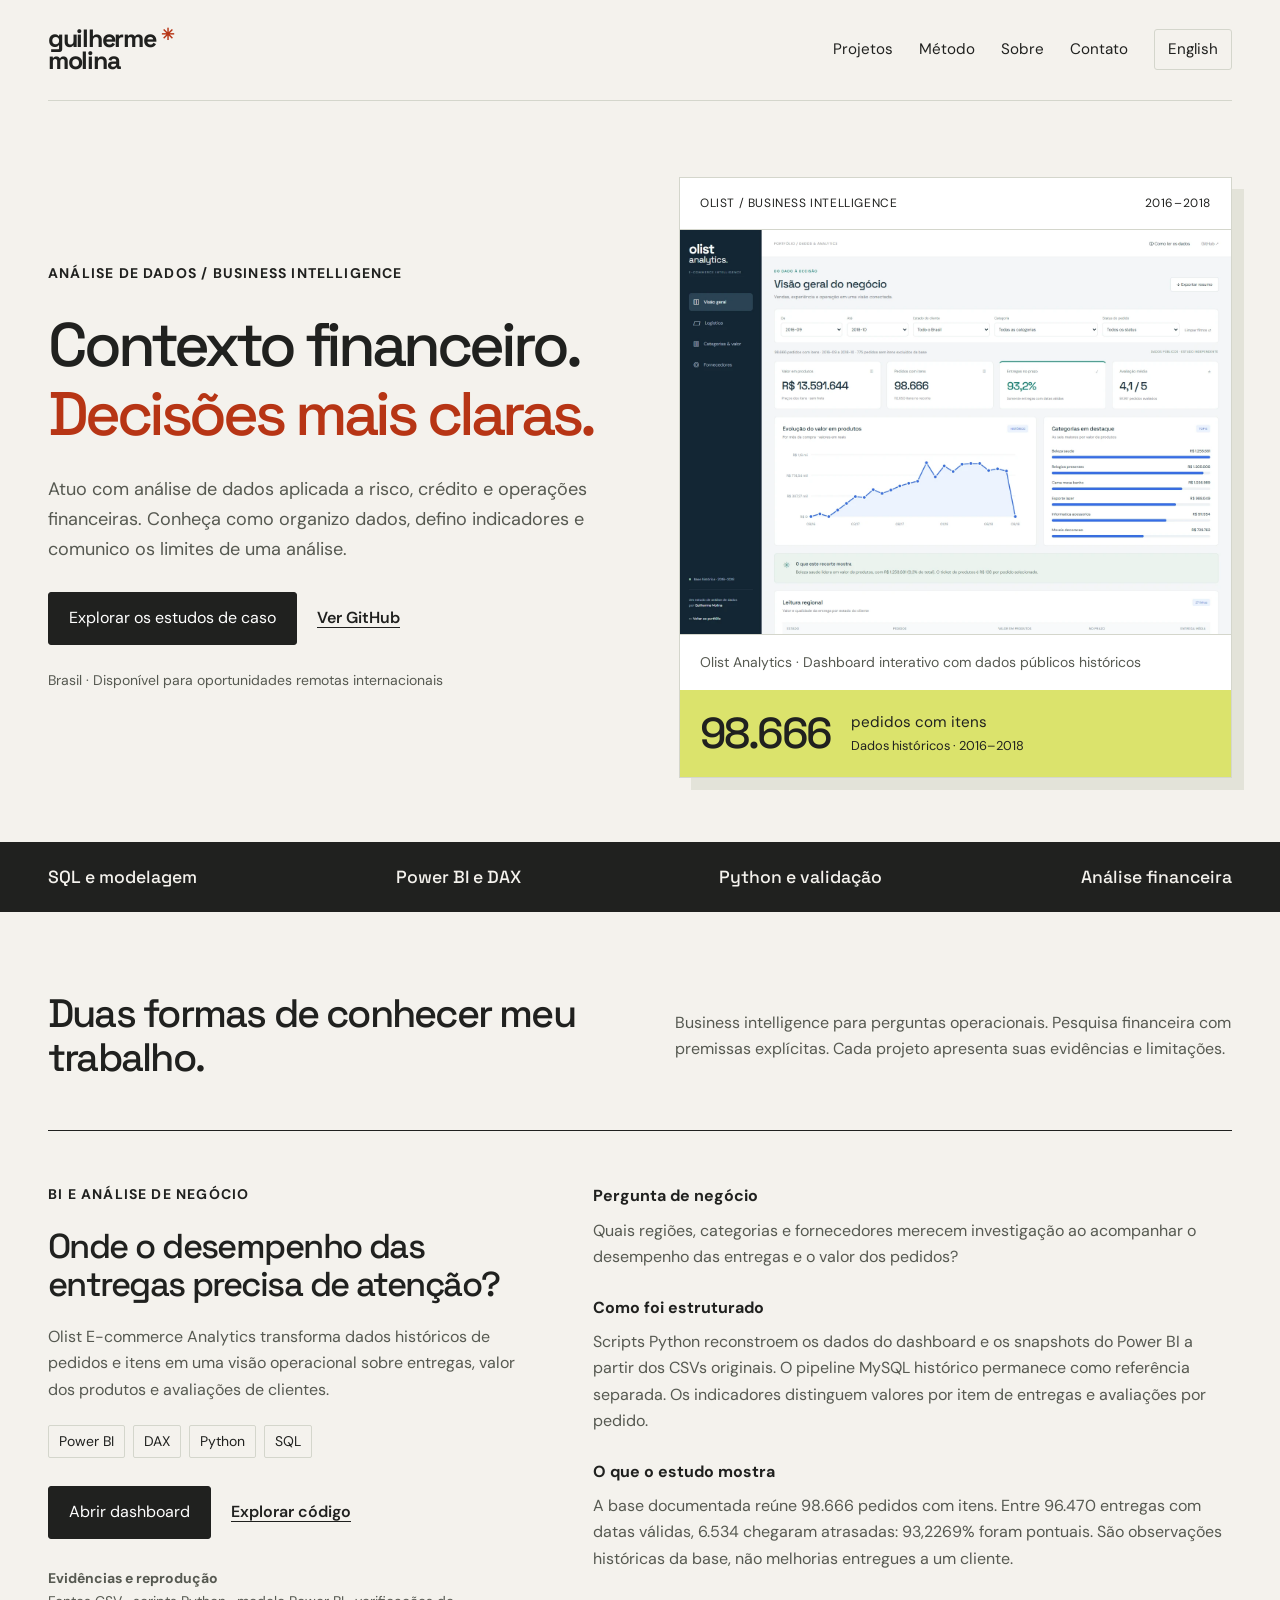
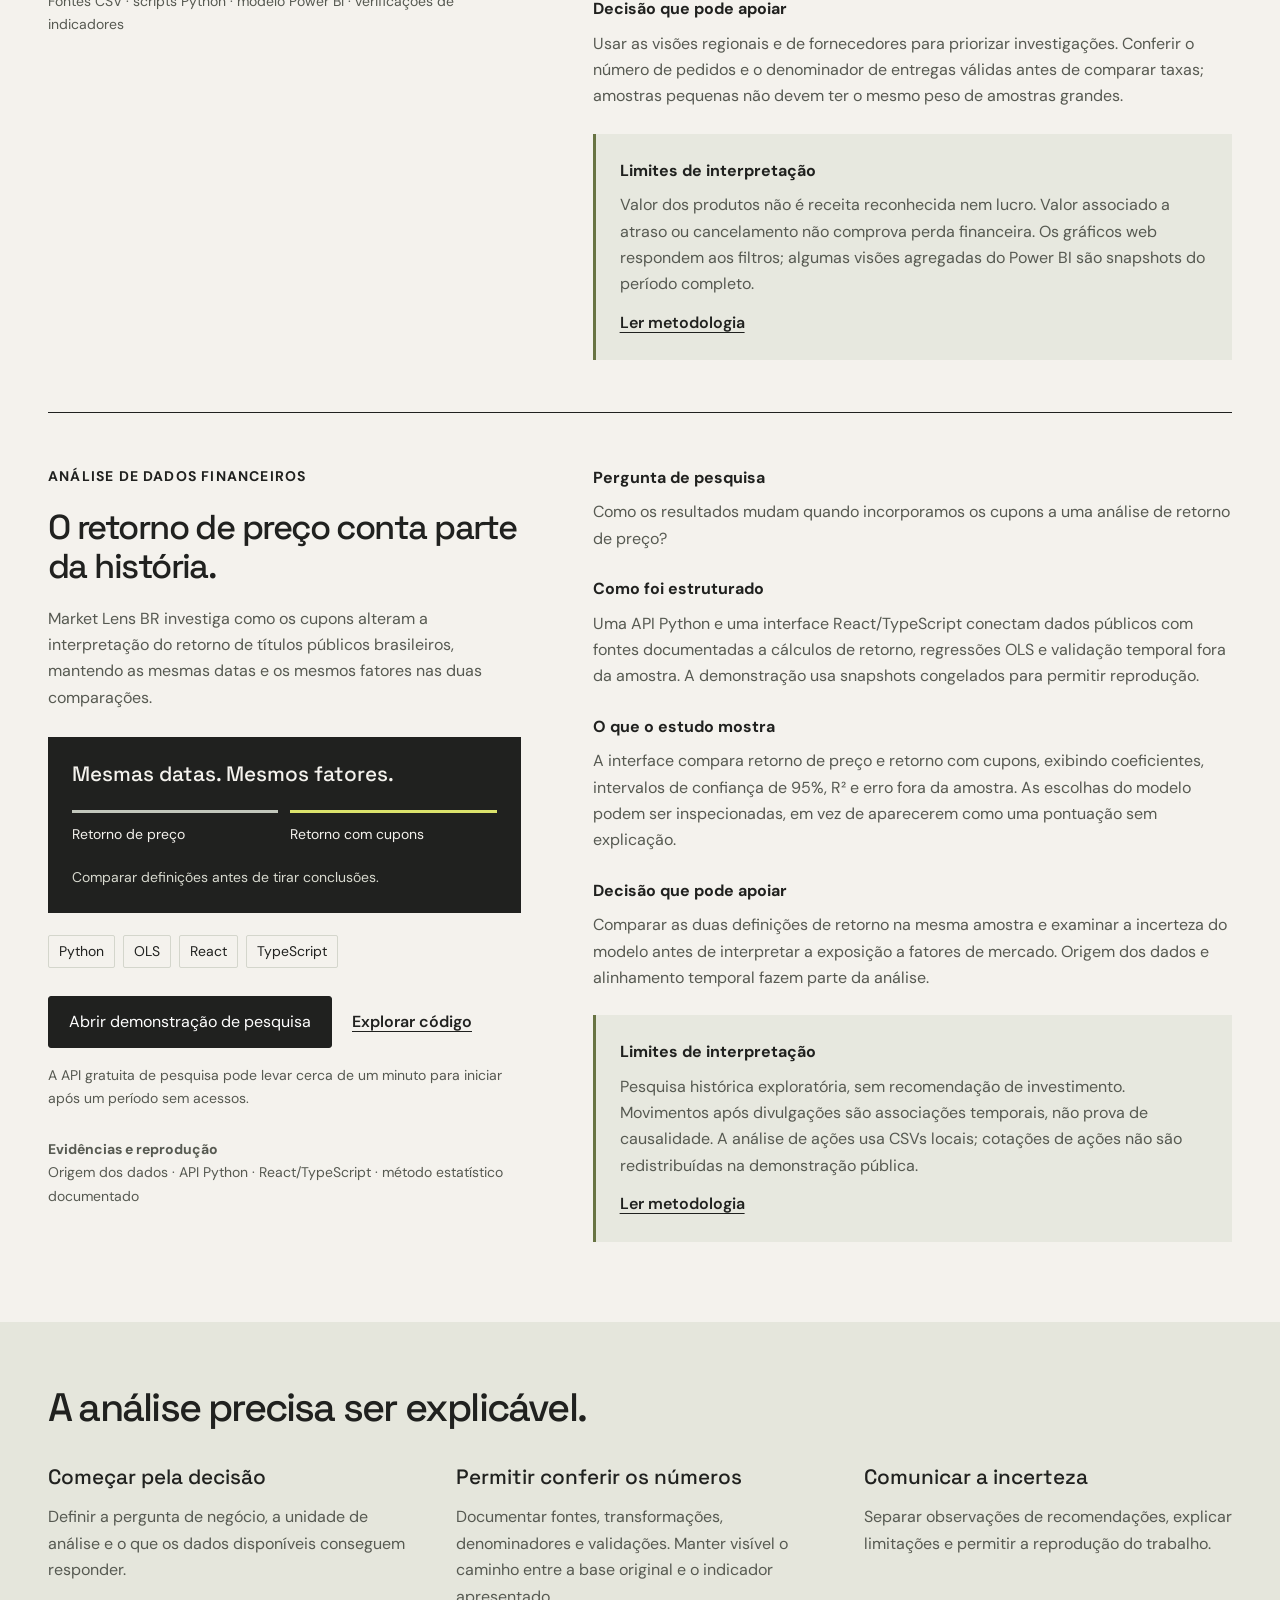
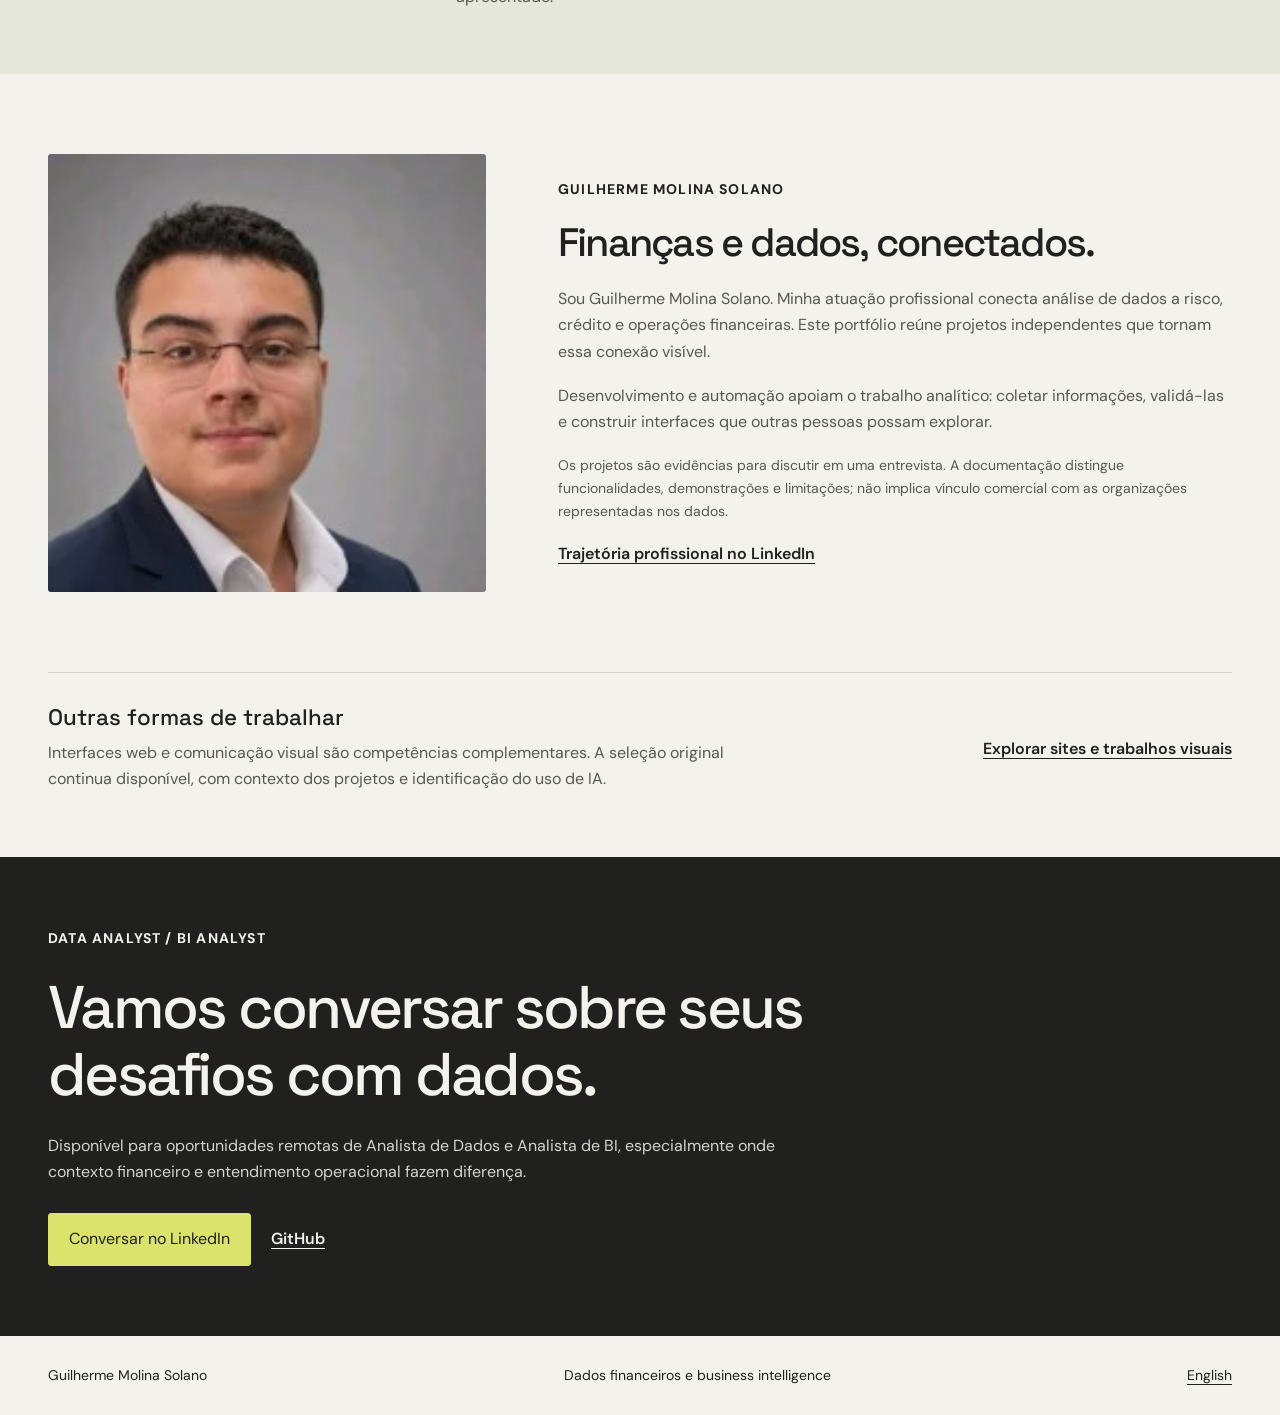
<file: pt.html>
<!doctype html>
<html lang="pt-BR"><head><meta charset="utf-8"><meta name="viewport" content="width=device-width,initial-scale=1"><meta name="theme-color" content="#20211f"><title>Guilherme Molina — Dados Financeiros & BI</title><meta name="description" content="Atuo com análise de dados aplicada a risco, crédito e operações financeiras. Conheça como organizo dados, defino indicadores e comunico os limites de uma análise."><meta property="og:title" content="Guilherme Molina — Dados Financeiros & BI"><meta property="og:description" content="Atuo com análise de dados aplicada a risco, crédito e operações financeiras. Conheça como organizo dados, defino indicadores e comunico os limites de uma análise."><meta property="og:image" content="https://guilherme-molina-portfolio.guilhermemolinasolan.chatgpt.site/assets/olist.webp"><link rel="alternate" hreflang="en" href="https://guilherme-molina-portfolio.guilhermemolinasolan.chatgpt.site/"><link rel="alternate" hreflang="pt-BR" href="https://guilherme-molina-portfolio.guilhermemolinasolan.chatgpt.site/pt.html"><link rel="icon" href="favicon.svg" type="image/svg+xml"><link rel="stylesheet" href="finance.css"></head>
<body><a class="skip" href="#main">Pular para o conteúdo</a><header class="header wrap"><a class="wordmark" href="pt.html">guilherme<br>molina<span>✳</span></a><nav aria-label="Navegação principal"><a href="#work">Projetos</a><a href="#approach">Método</a><a href="#about">Sobre</a><a href="#contact">Contato</a><a class="language" href="index.html">English</a></nav></header>
<main id="main"><section class="hero wrap"><div><p class="eyebrow">ANÁLISE DE DADOS / BUSINESS INTELLIGENCE</p><h1>Contexto financeiro.<br><em>Decisões mais claras.</em></h1><p class="intro">Atuo com análise de dados aplicada a risco, crédito e operações financeiras. Conheça como organizo dados, defino indicadores e comunico os limites de uma análise.</p><div class="actions"><a class="button" href="#work">Explorar os estudos de caso</a><a class="text-link" href="https://github.com/MolinaGG">Ver GitHub</a></div><p class="availability">Brasil · Disponível para oportunidades remotas internacionais</p></div><figure class="hero-proof"><div class="proof-head"><span>OLIST / BUSINESS INTELLIGENCE</span><span>2016–2018</span></div><a href="olist/"><img src="assets/olist.webp" alt="Olist Analytics · Dashboard interativo com dados públicos históricos" fetchpriority="high"></a><figcaption>Olist Analytics · Dashboard interativo com dados públicos históricos</figcaption><div class="proof-foot"><strong>98.666</strong><span>pedidos com itens<small>Dados históricos · 2016–2018</small></span></div></figure></section>
<div class="band"><div class="wrap"><span>SQL e modelagem</span><span>Power BI e DAX</span><span>Python e validação</span><span>Análise financeira</span></div></div>
<section class="work wrap" id="work"><div class="section-heading"><h2>Duas formas de conhecer meu trabalho.</h2><p>Business intelligence para perguntas operacionais. Pesquisa financeira com premissas explícitas. Cada projeto apresenta suas evidências e limitações.</p></div>
<article class="case" id="olist-case"><div class="case-heading"><p class="eyebrow">BI E ANÁLISE DE NEGÓCIO</p><h3>Onde o desempenho das entregas precisa de atenção?</h3><p>Olist E-commerce Analytics transforma dados históricos de pedidos e itens em uma visão operacional sobre entregas, valor dos produtos e avaliações de clientes.</p><div class="tags"><span>Power BI</span><span>DAX</span><span>Python</span><span>SQL</span></div><div class="actions"><a class="button" href="olist/">Abrir dashboard</a><a class="text-link" href="https://github.com/MolinaGG/olist-ecommerce-analytics">Explorar código</a></div><p class="evidence-label">Evidências e reprodução</p><p class="evidence">Fontes CSV · scripts Python · modelo Power BI · verificações de indicadores</p></div><div class="case-body"><section><h4>Pergunta de negócio</h4><p>Quais regiões, categorias e fornecedores merecem investigação ao acompanhar o desempenho das entregas e o valor dos pedidos?</p></section><section><h4>Como foi estruturado</h4><p>Scripts Python reconstroem os dados do dashboard e os snapshots do Power BI a partir dos CSVs originais. O pipeline MySQL histórico permanece como referência separada. Os indicadores distinguem valores por item de entregas e avaliações por pedido.</p></section><section><h4>O que o estudo mostra</h4><p>A base documentada reúne 98.666 pedidos com itens. Entre 96.470 entregas com datas válidas, 6.534 chegaram atrasadas: 93,2269% foram pontuais. São observações históricas da base, não melhorias entregues a um cliente.</p></section><section><h4>Decisão que pode apoiar</h4><p>Usar as visões regionais e de fornecedores para priorizar investigações. Conferir o número de pedidos e o denominador de entregas válidas antes de comparar taxas; amostras pequenas não devem ter o mesmo peso de amostras grandes.</p></section><aside class="limits"><h4>Limites de interpretação</h4><p>Valor dos produtos não é receita reconhecida nem lucro. Valor associado a atraso ou cancelamento não comprova perda financeira. Os gráficos web respondem aos filtros; algumas visões agregadas do Power BI são snapshots do período completo.</p><a class="text-link" href="https://github.com/MolinaGG/olist-ecommerce-analytics/blob/main/docs/METHODOLOGY.md">Ler metodologia</a></aside></div></article>
<article class="case" id="market-case"><div class="case-heading"><p class="eyebrow">ANÁLISE DE DADOS FINANCEIROS</p><h3>O retorno de preço conta parte da história.</h3><p>Market Lens BR investiga como os cupons alteram a interpretação do retorno de títulos públicos brasileiros, mantendo as mesmas datas e os mesmos fatores nas duas comparações.</p><div class="comparison"><strong>Mesmas datas. Mesmos fatores.</strong><div><span>Retorno de preço</span><span>Retorno com cupons</span></div><p>Comparar definições antes de tirar conclusões.</p></div><div class="tags"><span>Python</span><span>OLS</span><span>React</span><span>TypeScript</span></div><div class="actions"><a class="button" href="https://market-lens-br-web.onrender.com/">Abrir demonstração de pesquisa</a><a class="text-link" href="https://github.com/MolinaGG/market-lens-br">Explorar código</a></div><p class="small">A API gratuita de pesquisa pode levar cerca de um minuto para iniciar após um período sem acessos.</p><p class="evidence-label">Evidências e reprodução</p><p class="evidence">Origem dos dados · API Python · React/TypeScript · método estatístico documentado</p></div><div class="case-body"><section><h4>Pergunta de pesquisa</h4><p>Como os resultados mudam quando incorporamos os cupons a uma análise de retorno de preço?</p></section><section><h4>Como foi estruturado</h4><p>Uma API Python e uma interface React/TypeScript conectam dados públicos com fontes documentadas a cálculos de retorno, regressões OLS e validação temporal fora da amostra. A demonstração usa snapshots congelados para permitir reprodução.</p></section><section><h4>O que o estudo mostra</h4><p>A interface compara retorno de preço e retorno com cupons, exibindo coeficientes, intervalos de confiança de 95%, R² e erro fora da amostra. As escolhas do modelo podem ser inspecionadas, em vez de aparecerem como uma pontuação sem explicação.</p></section><section><h4>Decisão que pode apoiar</h4><p>Comparar as duas definições de retorno na mesma amostra e examinar a incerteza do modelo antes de interpretar a exposição a fatores de mercado. Origem dos dados e alinhamento temporal fazem parte da análise.</p></section><aside class="limits"><h4>Limites de interpretação</h4><p>Pesquisa histórica exploratória, sem recomendação de investimento. Movimentos após divulgações são associações temporais, não prova de causalidade. A análise de ações usa CSVs locais; cotações de ações não são redistribuídas na demonstração pública.</p><a class="text-link" href="https://github.com/MolinaGG/market-lens-br/blob/main/docs/METODOLOGIA.md">Ler metodologia</a></aside></div></article></section>
<section class="approach" id="approach"><div class="wrap"><h2>A análise precisa ser explicável.</h2><div class="approach-grid"><div><h3>Começar pela decisão</h3><p>Definir a pergunta de negócio, a unidade de análise e o que os dados disponíveis conseguem responder.</p></div><div><h3>Permitir conferir os números</h3><p>Documentar fontes, transformações, denominadores e validações. Manter visível o caminho entre a base original e o indicador apresentado.</p></div><div><h3>Comunicar a incerteza</h3><p>Separar observações de recomendações, explicar limitações e permitir a reprodução do trabalho.</p></div></div></div></section>
<section class="about wrap" id="about"><img src="assets/guilherme.webp" alt="Guilherme Molina Solano" loading="lazy"><div><p class="eyebrow">GUILHERME MOLINA SOLANO</p><h2>Finanças e dados, conectados.</h2><p>Sou Guilherme Molina Solano. Minha atuação profissional conecta análise de dados a risco, crédito e operações financeiras. Este portfólio reúne projetos independentes que tornam essa conexão visível.</p><p>Desenvolvimento e automação apoiam o trabalho analítico: coletar informações, validá-las e construir interfaces que outras pessoas possam explorar.</p><p class="small">Os projetos são evidências para discutir em uma entrevista. A documentação distingue funcionalidades, demonstrações e limitações; não implica vínculo comercial com as organizações representadas nos dados.</p><a class="text-link" href="https://www.linkedin.com/in/guilhermesolano/">Trajetória profissional no LinkedIn</a></div></section>
<aside class="complement wrap"><div><h3>Outras formas de trabalhar</h3><p>Interfaces web e comunicação visual são competências complementares. A seleção original continua disponível, com contexto dos projetos e identificação do uso de IA.</p></div><a class="text-link" href="creative.html">Explorar sites e trabalhos visuais</a></aside>
<section class="contact" id="contact"><div class="wrap"><p class="eyebrow">DATA ANALYST / BI ANALYST</p><h2>Vamos conversar sobre seus desafios com dados.</h2><p>Disponível para oportunidades remotas de Analista de Dados e Analista de BI, especialmente onde contexto financeiro e entendimento operacional fazem diferença.</p><div class="actions"><a class="button" href="https://www.linkedin.com/in/guilhermesolano/">Conversar no LinkedIn</a><a class="text-link" href="https://github.com/MolinaGG">GitHub</a></div></div></section></main><footer class="wrap"><span>Guilherme Molina Solano</span><span>Dados financeiros e business intelligence</span><a href="index.html">English</a></footer></body></html>
</file>
<file: finance.css>
@import url('https://fonts.googleapis.com/css2?family=DM+Sans:wght@400;500;600;700&family=Space+Grotesk:wght@400;500;600;700&display=swap');
:root{--paper:#f4f2ed;--ink:#20211f;--muted:#565951;--line:#d4d6cc;--orange:#b73515;--lime:#dbe36c;--display:'Space Grotesk',Arial,sans-serif;--body:'DM Sans',Arial,sans-serif}
*{box-sizing:border-box}html{scroll-behavior:smooth;scroll-padding-top:2rem}body{margin:0;background:var(--paper);color:var(--ink);font:1rem/1.65 var(--body);-webkit-font-smoothing:antialiased}a{color:inherit;text-underline-offset:.25em}img{display:block;max-width:100%}a:focus-visible{outline:3px solid var(--orange);outline-offset:5px}::selection{background:var(--lime);color:var(--ink)}.wrap{width:min(1240px,calc(100% - 96px));margin-inline:auto}h1,h2,h3,h4,p,figure{margin:0}h1,h2,h3{font-family:var(--display);font-weight:500;line-height:1.12}p{max-width:72ch}.header{display:flex;align-items:center;justify-content:space-between;gap:32px;padding-block:28px;border-bottom:1px solid var(--line)}.wordmark{position:relative;font:700 25px/.87 var(--display);letter-spacing:-1.3px;text-decoration:none}.wordmark span{position:absolute;top:0;right:-17px;font-size:16px;color:var(--orange)}nav{display:flex;align-items:center;flex-wrap:wrap;gap:26px;font-size:.95rem}nav a{text-decoration:none}nav a:hover,.text-link:hover{color:var(--orange)}.language{border:1px solid var(--line);padding:7px 13px;border-radius:3px}.skip{position:absolute;top:-100px;left:16px;background:var(--ink);color:white;padding:12px;z-index:10}.skip:focus{top:10px}.hero{padding-block:76px 64px;display:grid;grid-template-columns:1.04fr 1fr;gap:56px;align-items:center}.eyebrow{font-size:.875rem;font-weight:700;letter-spacing:.085em}.hero h1{font-size:clamp(2.9rem,4.8vw,4.7rem);letter-spacing:-.065em;margin-block:26px}.hero h1 em{color:var(--orange);font-style:normal}.intro{font-size:1.13rem;color:var(--muted);max-width:47ch}.actions{display:flex;align-items:center;flex-wrap:wrap;gap:20px;margin-top:28px}.button{display:inline-flex;padding:14px 20px;background:var(--ink);color:white;text-decoration:none;font-size:1rem;line-height:1.4;border:1px solid var(--ink);border-radius:3px}.button:hover{background:#3b4036}.text-link{font-weight:600}.availability{font-size:.875rem;color:var(--muted);margin-top:24px}.hero-proof{background:white;border:1px solid var(--line);box-shadow:12px 12px 0 #e3e3d9}.proof-head{padding:16px 20px;display:flex;gap:20px;justify-content:space-between;font-size:.75rem;letter-spacing:.05em;border-bottom:1px solid var(--line)}.hero-proof img{width:100%;height:auto}.hero-proof figcaption{font-size:.875rem;color:var(--muted);padding:16px 20px;border-top:1px solid var(--line)}.proof-foot{display:flex;align-items:center;gap:20px;background:var(--lime);padding:20px}.proof-foot strong{font:500 2.7rem/1 var(--display);letter-spacing:-.06em}.proof-foot span{font-size:.95rem}.proof-foot small{display:block;font-size:.8rem}.band{background:var(--ink);color:var(--paper)}.band .wrap{display:flex;justify-content:space-between;flex-wrap:wrap;gap:16px;padding-block:24px;font:500 1.1rem var(--display)}.work{padding-block:80px}.section-heading{display:grid;grid-template-columns:1fr 1fr;gap:70px;align-items:center;margin-bottom:50px}h2{font-size:clamp(2rem,3.1vw,3rem);letter-spacing:-.045em}.section-heading p{color:var(--muted)}.case{border-top:1px solid var(--ink);display:grid;grid-template-columns:.85fr 1.15fr;gap:72px;padding-block:52px}.case:last-child{padding-bottom:0}.case-heading h3{font-size:clamp(1.9rem,2.7vw,2.7rem);letter-spacing:-.045em;margin-block:20px}.case-heading>p:not(.eyebrow){color:var(--muted)}.tags{display:flex;gap:8px;flex-wrap:wrap;margin-top:22px}.tags span{font-size:.875rem;padding:4px 10px;border:1px solid var(--line);border-radius:2px}.case-body{display:grid;gap:24px}.case-body h4{font-size:1rem;margin-bottom:8px}.case-body p{color:var(--muted)}.limits{background:#e7e8df;border-left:3px solid #687443;padding:24px}.limits a{display:inline-block;margin-top:12px}.evidence-label{font-size:.875rem;font-weight:700;margin-top:28px}.evidence,.small{font-size:.875rem}.small{margin-top:16px;color:var(--muted)}.comparison{padding:24px;background:var(--ink);color:var(--paper);margin-top:26px}.comparison strong{font:500 1.3rem var(--display)}.comparison>div{display:grid;grid-template-columns:1fr 1fr;gap:12px;margin-block:20px}.comparison span{font-size:.875rem;border-top:3px solid var(--lime);padding-top:10px}.comparison span:first-child{border-color:#c2c7bc}.comparison p{font-size:.875rem;color:#d8dacf}.approach{background:#e5e6dc;padding-block:64px}.approach-grid{display:grid;grid-template-columns:repeat(3,1fr);gap:40px;margin-top:36px}.approach h3{font-size:1.3rem;margin-bottom:15px}.approach p{color:var(--muted)}.about{padding-block:80px;display:grid;grid-template-columns:.65fr 1fr;gap:72px;align-items:center}.about>img{width:100%;max-height:470px;object-fit:cover;object-position:50% 25%;border-radius:3px}.about h2{margin-block:20px}.about p:not(.eyebrow){margin-bottom:18px;color:var(--muted)}.complement{border-top:1px solid var(--line);padding-block:32px 64px;display:flex;justify-content:space-between;gap:50px;align-items:center}.complement h3{font-size:1.4rem;margin-bottom:10px}.complement p{max-width:65ch;color:var(--muted)}.complement>a{flex-shrink:0}.contact{background:var(--ink);color:var(--paper);padding-block:70px}.contact h2{max-width:800px;margin-block:24px;font-size:clamp(2.5rem,4.7vw,4.5rem)}.contact p:not(.eyebrow){color:#d3d6cb}.contact .button{background:var(--lime);color:var(--ink);border-color:var(--lime)}footer{display:flex;justify-content:space-between;gap:20px;padding-block:28px;font-size:.875rem}
@media(min-width:1500px){.hero{padding-block:96px 84px}}@media(max-width:1000px){.wrap{width:calc(100% - 48px)}.hero{gap:32px}.hero h1{font-size:3.3rem}.case{gap:36px}.about{gap:40px}nav{gap:16px}.complement{align-items:flex-start;flex-direction:column;gap:20px}}@media(max-width:760px){.header{align-items:flex-start}.header nav{justify-content:flex-end;font-size:.875rem;gap:12px 16px;max-width:250px}.hero{grid-template-columns:1fr;padding-block:44px;gap:40px}.hero h1{font-size:clamp(2.6rem,8.6vw,4.2rem)}.hero-proof{max-width:600px}.band .wrap{display:grid;grid-template-columns:1fr 1fr;font-size:1rem}.section-heading,.case,.about{grid-template-columns:1fr;gap:30px}.section-heading{margin-bottom:30px}.work{padding-block:48px}.case{padding-block:36px}.approach-grid{grid-template-columns:1fr;gap:28px}.approach,.contact{padding-block:48px}.about{padding-block:48px}.about>img{max-width:320px;max-height:340px}.proof-foot strong{font-size:2.3rem}.complement{padding-bottom:40px}footer{flex-wrap:wrap}.comparison{max-width:500px}}@media(max-width:380px){.wrap{width:calc(100% - 32px)}.header{gap:20px}.header nav{max-width:185px}.wordmark{font-size:22px}.proof-head{flex-wrap:wrap;gap:5px}.proof-foot{gap:12px;padding:16px}.comparison>div{grid-template-columns:1fr}.button{width:100%;justify-content:center}}@media(prefers-reduced-motion:reduce){html{scroll-behavior:auto}}
</file>
<file: olist/dashboard.css>
@import url('https://fonts.googleapis.com/css2?family=DM+Sans:wght@400;500;600;700&family=Space+Grotesk:wght@400;500;600;700&display=swap');
:root{--navy:#132533;--ink:#203542;--muted:#78858c;--line:#e6ebed;--bg:#f3f6f8;--blue:#366ee8;--teal:#198675;--amber:#bb7027}*{box-sizing:border-box}body{margin:0;font-family:'DM Sans',Arial,sans-serif;background:var(--bg);color:var(--ink);font-size:13px}button,select{font:inherit}button,a,select{-webkit-tap-highlight-color:transparent}button{cursor:pointer}a{color:inherit;text-decoration:none}button:focus-visible,a:focus-visible,select:focus-visible{outline:3px solid #e7b055;outline-offset:3px}[hidden]{display:none!important}.sidebar{position:fixed;inset:0 auto 0 0;width:222px;background:var(--navy);color:white;padding:34px 24px;display:flex;flex-direction:column}.brand{font-family:'Space Grotesk',Arial,sans-serif;font-size:37px;font-weight:700;letter-spacing:-2px;line-height:.95}.brand>span{display:block;font-size:25px;letter-spacing:-1.2px;font-weight:400}.brand-dot{color:#91cdbd}.side-caption{font-size:8px;letter-spacing:1.5px;color:#92a4b2;margin-top:17px}.sidebar nav{display:flex;flex-direction:column;gap:9px;margin-top:52px}.sidebar nav button{padding:14px 12px;border:0;background:transparent;color:#acbbc6;text-align:left;font-size:12px;border-radius:7px;display:flex;gap:12px;align-items:center;white-space:nowrap}.sidebar nav button>span{font-size:20px;line-height:1}.sidebar nav button:hover{color:white;background:#ffffff0a}.sidebar nav button.active{background:#2b4354;color:white}.side-bottom{margin-top:auto;font-size:9px;color:#a7bac7;line-height:1.7}.historical-dot{display:inline-block;width:6px;height:6px;background:#86bc9b;border-radius:50%;margin-right:5px}.side-bottom p{border-top:1px solid #ffffff18;padding-top:20px;margin-top:20px}.side-bottom strong{font-weight:500;color:#e7ecef}.side-bottom a{display:block;margin-top:20px;color:white}main{margin-left:222px}.topbar{height:74px;border-bottom:1px solid var(--line);background:#fff;display:flex;align-items:center;justify-content:space-between;padding:0 34px;font-size:9px;letter-spacing:1px;color:var(--muted)}.topbar>div{display:flex;gap:25px;align-items:center}.topbar button{border:0;background:none;color:var(--ink);font-size:11px;letter-spacing:0}.topbar a{font-size:11px;letter-spacing:0}.workspace{padding:32px 34px;max-width:1660px;margin:auto}.page-heading{display:flex;align-items:center;justify-content:space-between;gap:20px}.eyebrow{font-size:9px;letter-spacing:1.6px;color:var(--teal);font-weight:700;margin:0 0 9px}h1,h2,h3{font-family:'Space Grotesk',Arial,sans-serif}h1{font-size:30px;letter-spacing:-1px;font-weight:500;margin:0 0 8px}.page-heading p:last-child{font-size:12px;color:var(--muted);margin:0}.page-heading>button{background:white;border:1px solid #d8e0e4;border-radius:6px;padding:12px 16px;color:var(--ink);font-size:11px}.filters{display:grid;grid-template-columns:.8fr .8fr 1fr 1.35fr 1fr auto;gap:13px;background:white;border:1px solid var(--line);border-radius:9px;padding:18px;margin-top:25px;align-items:end}.filters label{font-size:9px;color:#687a85;display:flex;flex-direction:column;gap:7px;min-width:0}.filters select{border:1px solid #dee5e8;border-radius:5px;padding:9px 7px;color:var(--ink);background:#fff;width:100%;font-size:11px;min-width:0}.filters>button{border:0;background:transparent;padding:10px 2px;font-size:10px;color:var(--muted);white-space:nowrap}.context-line{display:flex;justify-content:space-between;gap:10px;font-size:10px;color:var(--muted);padding:18px 1px}.data-badge{font-size:8px;letter-spacing:.6px;color:#56786b}.kpis{display:grid;grid-template-columns:repeat(4,1fr);gap:16px;margin-bottom:20px}.kpi{background:white;border:1px solid var(--line);border-radius:9px;padding:20px;min-width:0}.kpi-label{font-size:10px;color:#6c7f88;margin:0 0 13px;display:flex;justify-content:space-between;gap:5px}.kpi-label>span{color:#8c9fa9}.kpi-value{font-family:'Space Grotesk',Arial,sans-serif;font-size:30px;letter-spacing:-1.3px;font-weight:500;white-space:nowrap;margin-bottom:9px}.kpi-sub{font-size:9px;line-height:1.5;color:var(--muted);margin:0}.kpi.teal{border-top:3px solid var(--teal);padding-top:18px}.kpi.amber{border-top:3px solid #d1a266;padding-top:18px}.kpi.teal .kpi-value{color:var(--teal)}.kpi.amber .kpi-value{color:var(--amber)}.chart-grid{display:grid;grid-template-columns:1.5fr 1fr;gap:18px}.panel{background:white;border:1px solid var(--line);border-radius:9px;padding:22px;min-width:0}.panel-head{display:flex;justify-content:space-between;gap:15px;align-items:start;margin-bottom:24px}.panel h2{font-size:15px;font-weight:500;letter-spacing:-.3px;margin:0 0 6px}.panel-head p{font-size:10px;color:var(--muted);margin:0;line-height:1.5}.panel-pill{font-size:8px;padding:5px 8px;background:#edf3ff;color:var(--blue);border-radius:4px;white-space:nowrap}.line-chart{width:100%;height:215px;display:block;overflow:visible}.line-chart text{font-family:'DM Sans',sans-serif;font-size:10px;fill:#87959d}.bars{display:flex;flex-direction:column;gap:16px}.bar-top{display:flex;justify-content:space-between;align-items:center;gap:15px;font-size:10px;margin-bottom:7px}.bar-top>span:first-child{max-width:73%;overflow:hidden;text-overflow:ellipsis;white-space:nowrap}.bar-top strong{font-size:10px;font-weight:500;white-space:nowrap}.bar-track{height:7px;background:#eef2f6;border-radius:3px;overflow:hidden}.bar-fill{height:100%;background:var(--blue);border-radius:3px}.bars.teal .bar-fill{background:var(--teal)}.bars.amber .bar-fill{background:#c99550}.insight{display:flex;align-items:start;gap:15px;padding:20px 23px;background:#eaf2ee;border:1px solid #dce9e2;border-radius:8px;margin:20px 0}.insight-symbol{font-size:23px;color:var(--teal);line-height:1}.insight h3{font-size:12px;margin:0 0 5px;font-weight:500}.insight p{font-size:11px;color:#567367;line-height:1.7;margin:0}.table-panel{margin-top:20px}.table-scroll{overflow:auto}table{width:100%;border-collapse:collapse;white-space:nowrap;font-size:10px}thead{text-align:left;font-size:8px;letter-spacing:.5px;text-transform:uppercase;color:#809099;background:#f7f9fa}th{font-weight:500;padding:12px}td{padding:13px 12px;border-bottom:1px solid #eef2f4}td:first-child{font-weight:500}th:not(:first-child),td:not(:first-child){text-align:right}.row-label{max-width:240px;overflow:hidden;text-overflow:ellipsis}.segment{padding:4px 7px;border-radius:4px;background:#f1f4f6;font-size:9px}.segment.good{background:#e6f3ec;color:#238760}.segment.warn{background:#faf0df;color:#a57421}.table-caption{font-size:9px;color:var(--muted);line-height:1.6;margin:16px 0 0}.view-two{display:grid;grid-template-columns:1fr 1fr;gap:18px}.loading,.empty{padding:70px 20px;background:white;border:1px dashed #ccd7dc;border-radius:9px;text-align:center;color:var(--muted);line-height:1.8}.data-footer{display:flex;justify-content:space-between;gap:20px;color:#8a979d;font-size:8px;line-height:1.8;margin-top:25px}#error{background:#fff0e7;border:1px solid #e9c8aa;padding:18px;margin-bottom:20px;line-height:1.6}dialog{border:0;border-radius:10px;background:white;color:var(--ink);padding:30px;width:min(680px,calc(100% - 24px));max-height:85dvh}dialog::backdrop{background:#132533a8;backdrop-filter:blur(4px)}.method-heading{display:flex;gap:20px;align-items:start}.method-heading h2{font-size:26px;letter-spacing:-.8px;font-weight:500;margin:0}.method-heading button{background:#f1f4f6;border:0;padding:8px 12px;border-radius:5px}dialog p,dialog dd{font-size:12px;line-height:1.8;color:#647681}dialog dt{font-size:12px;font-weight:700;margin:20px 0 5px}dialog dd{margin:0}dialog a{display:inline-block;border-bottom:1px solid;font-size:11px;margin-top:20px}button:disabled{opacity:.45;cursor:wait}.print-only{display:none}
@media(min-width:1650px){.workspace{padding-top:40px}.kpi-value{font-size:36px}.line-chart{height:260px}.panel{padding:28px}}
@media(max-width:1200px){.sidebar{width:190px;padding-inline:18px}main{margin-left:190px}.workspace{padding:25px}.topbar{padding-inline:25px}.filters{grid-template-columns:1fr 1fr 1fr;row-gap:13px}.kpis{gap:10px}.kpi{padding:16px}.kpi-value{font-size:25px}.kpi.teal,.kpi.amber{padding-top:14px}.kpi-label{font-size:9px}.chart-grid{grid-template-columns:1.3fr 1fr}.panel{padding:18px}.panel-head{margin-bottom:20px}}
@media(max-width:900px){.sidebar{position:static;width:auto;padding:20px;display:block}.brand{font-size:27px;display:inline-block}.brand>span{font-size:20px}.side-caption{display:inline-block;margin:0 0 0 25px;vertical-align:top;line-height:50px}.sidebar nav{flex-direction:row;margin-top:22px;gap:7px;overflow-x:auto}.sidebar nav button{font-size:11px;padding:10px 12px;flex-shrink:0}.side-bottom{display:none}main{margin:0}.topbar{height:55px}.chart-grid{grid-template-columns:1.3fr 1fr}.context-line{flex-wrap:wrap}.kpis{grid-template-columns:repeat(4,1fr)}}
@media(max-width:640px){.workspace{padding:22px 16px}.topbar{padding:0 16px}.topbar>span{display:none}.topbar>div{justify-content:space-between;width:100%}.page-heading{align-items:start;gap:12px}h1{font-size:24px}.page-heading>button{font-size:9px;padding:10px;white-space:nowrap}.page-heading p:last-child{font-size:11px;line-height:1.6}.eyebrow{font-size:8px}.filters{grid-template-columns:1fr 1fr;padding:14px;gap:12px;margin-top:20px}.filters>button{align-self:end;margin-bottom:4px;text-align:left}.context-line{font-size:9px;line-height:1.7;padding:15px 0}.data-badge{font-size:7px}.kpis{grid-template-columns:1fr 1fr;gap:10px}.kpi-value{font-size:27px}.kpi-label{font-size:9px}.kpi-sub{font-size:8px}.chart-grid,.view-two{grid-template-columns:1fr}.panel{padding:18px 15px}.panel h2{font-size:14px}.line-chart{height:220px}.insight{padding:18px 15px;gap:10px}.insight p{font-size:10px}.data-footer{flex-direction:column;gap:5px}.row-label{max-width:170px}.method-heading h2{font-size:22px}.side-caption{font-size:7px;margin-left:20px;letter-spacing:1px}.sidebar nav button{font-size:10px;padding:9px 10px}.sidebar nav button>span{font-size:17px}.kpi-label>span{display:none}}
@media(prefers-reduced-motion:reduce){*{scroll-behavior:auto!important}}
</file>
<file: styles.css>
@import url('https://fonts.googleapis.com/css2?family=DM+Sans:wght@400;450;500;550;600;650;700&family=Space+Grotesk:wght@400;500;600;700&display=swap');
:root{--paper:#f4f2ed;--ink:#20211f;--muted:#66665f;--line:#d6d5cd;--orange:#ed592d;--lime:#dbe36c;--display:'Space Grotesk',Arial,sans-serif;--body:'DM Sans',Arial,sans-serif}*{box-sizing:border-box}html{scroll-behavior:smooth;scroll-padding-top:100px}body{margin:0;background:var(--paper);color:var(--ink);font-family:var(--body);-webkit-font-smoothing:antialiased}button,a{-webkit-tap-highlight-color:transparent}button{font:inherit;color:inherit;cursor:pointer}a{color:inherit;text-decoration:none}img{display:block;max-width:100%}button:focus-visible,a:focus-visible{outline:3px solid var(--orange);outline-offset:5px}::selection{background:var(--lime);color:var(--ink)}.wrap{width:min(1320px,calc(100% - 112px));margin-inline:auto}.header{display:flex;align-items:center;justify-content:space-between;width:calc(100% - 112px);max-width:1440px;margin:auto;padding:30px 0 25px;border-bottom:1px solid var(--line)}.wordmark{font-family:var(--display);font-size:23px;line-height:.85;letter-spacing:-1.4px;font-weight:700;position:relative}.wordmark span{font-size:11px;position:absolute;right:-13px;top:0}.header nav{display:flex;align-items:center;gap:36px;font-size:13px;font-weight:550}.header nav>a:hover{color:var(--orange)}.nav-contact{border-bottom:1px solid;padding:10px 0}.nav-contact span{margin-left:22px}.menu-toggle{display:none}.hero{display:grid;grid-template-columns:1.1fr 1fr;gap:7%;padding-top:70px;padding-bottom:70px;align-items:center}.eyebrow{font-size:10px;letter-spacing:1.5px;font-weight:650;line-height:1.5;margin:0}.status-dot{width:7px;height:7px;display:inline-block;background:var(--orange);border-radius:100%;margin-right:9px;vertical-align:1px}h1,h2,h3,p{margin-top:0}h1,h2,h3{font-family:var(--display);font-weight:500}h1{font-size:clamp(50px,5.7vw,84px);line-height:1.045;letter-spacing:-5px;margin:30px 0 24px}h1>span{color:var(--orange)}.hero-description{max-width:375px;font-size:15px;line-height:1.8;color:var(--muted);margin-bottom:29px}.button{display:inline-flex;align-items:center;justify-content:space-between;gap:38px;padding:19px 23px;font-size:12px;font-weight:550;transition:background .2s,transform .2s}.button:hover{transform:translateY(-3px)}.button span{font-size:20px;line-height:1}.dark{background:var(--ink);color:white}.dark:hover{background:#3d3d37}.hero-foot{display:flex;gap:30px;margin-top:45px;font-size:8px;letter-spacing:.9px;color:var(--muted)}.hero-art{position:relative;min-height:540px;background:#e7e5dc;padding:16px 24px 26px;overflow:hidden}.art-topline{display:flex;justify-content:space-between;font-size:8px;letter-spacing:1.3px}.art-poster{position:relative;width:57%;margin:24px auto 14px;transform:rotate(-8deg);box-shadow:0 12px 25px #0002;z-index:1}.art-poster img{width:100%;height:350px;object-fit:cover}.art-sticker{position:absolute;top:110px;right:15px;width:126px;height:126px;border-radius:50%;background:var(--lime);display:flex;flex-direction:column;align-items:center;justify-content:center;font-size:11px;line-height:1.2;font-weight:650;transform:rotate(13deg);z-index:2}.art-sticker span{font-size:32px;line-height:1.1}.art-strip{display:flex;align-items:center;background:var(--ink);height:100px;position:relative;margin:10px -45px 0;transform:rotate(5deg);z-index:3}.art-strip img{width:66%;height:100%;object-fit:cover}.art-strip>span{font-family:var(--display);font-size:16px;color:white;padding:12px;line-height:1.1;font-weight:600}.art-bottom{display:block;text-align:right;font-size:7px;letter-spacing:1.5px;margin-top:23px}.discipline-band{display:flex;align-items:center;justify-content:space-evenly;gap:20px;background:var(--ink);color:var(--paper);padding:22px 28px;font-family:var(--display);font-size:17px}.discipline-band i{font-size:24px;color:var(--lime);font-style:normal}.section-top{display:flex;align-items:center;justify-content:space-between}.small-note{font-size:11px;color:var(--muted)}.projects{padding:90px 0 85px}.projects-heading{display:flex;justify-content:space-between;align-items:end;margin:30px 0 35px}h2{font-size:clamp(35px,4vw,59px);letter-spacing:-2.8px;line-height:1.08;margin-bottom:0}h2>span{color:var(--orange)}.projects-heading>p{font-size:13px;line-height:1.8;color:var(--muted);margin-bottom:2px}.filters{display:flex;gap:8px;margin-bottom:30px;flex-wrap:wrap}.filters button{background:transparent;border:1px solid var(--line);border-radius:30px;padding:10px 18px;font-size:11px;transition:all .2s}.filters button.active,.filters button:hover{background:var(--ink);color:white;border-color:var(--ink)}sup{font-size:8px;margin-left:4px}.project-grid{display:grid;grid-template-columns:1fr 1fr;gap:42px 26px}.project[hidden]{display:none}.project-open{display:block;text-align:left;padding:0;border:0;background:none;width:100%}.project-visual{height:345px;position:relative;overflow:hidden}.project-arrow{position:absolute;bottom:18px;right:18px;width:35px;height:35px;background:var(--paper);border-radius:50%;display:grid;place-content:center;font-size:20px;z-index:4;transition:transform .2s}.project-open:hover .project-arrow{transform:rotate(45deg);background:var(--lime)}.project-visual img{transition:transform .6s}.project-open:hover .project-visual>img{transform:scale(1.035)}.project-caption{display:flex;justify-content:space-between;align-items:start;padding-top:17px;gap:12px}.project-caption h3{font-size:22px;letter-spacing:-.7px;margin-bottom:4px}.project-caption p{font-size:12px;color:var(--muted);margin-bottom:0}.project-caption>span{font-size:8px;font-weight:550;letter-spacing:.65px;margin-top:5px;text-align:right}.kart-visual{background:#d4d0c6;display:flex;align-items:center;justify-content:center;gap:14px;padding:28px}.kart-visual img{width:30%;height:275px;object-fit:cover;box-shadow:0 6px 15px #0002}.kart-visual img:first-child{transform:rotate(-8deg) translateY(12px)}.kart-visual img:last-of-type{transform:rotate(8deg) translateY(12px)}.image-label{position:absolute;left:20px;bottom:17px;font-size:8px;letter-spacing:1.2px;font-weight:550;background:var(--paper);padding:7px 10px}.vertice-visual{background:#111;color:white}.browser-line{height:32px;border-bottom:1px solid #ffffff24;display:flex;align-items:center;justify-content:space-between;padding:0 18px;font-size:7px;letter-spacing:1px;color:#999}.browser-line>span:first-child{color:#666;font-size:8px}.vertice-visual>img{position:absolute;inset:32px 0 0;width:100%;height:calc(100% - 32px);object-fit:cover;opacity:.7}.vertice-title{position:absolute;left:25px;top:57px;z-index:2;font-family:var(--display);font-size:37px;font-weight:700;letter-spacing:4px}.vertice-title span{display:block;font-size:10px;letter-spacing:8px;margin-top:2px;color:#ed592d}.vertice-foot{position:absolute;bottom:27px;left:25px;font-size:8px;letter-spacing:2px;z-index:2}.olist-visual{background:#dfe5df;padding:25px}.olist-title{font-family:var(--display);font-size:24px;letter-spacing:-.8px}.olist-title>span{display:block;font-family:var(--body);font-size:8px;letter-spacing:1.4px;margin-top:7px}.olist-visual img{width:85%;height:auto;max-height:255px;object-fit:contain;margin:17px auto 0;box-shadow:0 10px 24px #0002;transform:rotate(-3deg)}.toniolo-visual{background:#101010;display:grid;align-items:center}.toniolo-visual img{width:100%;height:100%;object-fit:cover}.binance-visual{background:#08141c}.binance-visual img{height:100%;width:100%;object-fit:cover}.linkedin-visual{background:#dde1eb;padding:32px}.linkedin-title{font-family:var(--display);font-size:30px;line-height:1.05;letter-spacing:-1px}.linkedin-title span{display:block;font-family:var(--body);font-size:8px;letter-spacing:1.2px;margin-top:12px}.linkedin-visual img{width:100%;margin-top:32px;transform:rotate(-4deg);box-shadow:0 8px 18px #0002}.text-link{display:inline-flex;align-items:center;gap:25px;border-bottom:1px solid;padding:7px 0;font-size:12px;font-weight:550}.text-link:hover{color:var(--orange)}.text-link span{font-size:18px}.github-link{margin-top:40px}.services{background:#e9e7df;padding:70px 0 80px}.services-layout{display:grid;grid-template-columns:1fr 1.15fr;gap:60px;margin-top:38px}.services h2{font-size:43px;letter-spacing:-2px}.service-row{display:grid;grid-template-columns:25px 1fr 25px;gap:14px;border-top:1px solid #c8c8bd;padding:24px 0}.service-row:last-child{border-bottom:1px solid #c8c8bd}.service-number{font-size:9px;margin-top:7px;color:var(--muted)}.service-row h3{font-size:22px;letter-spacing:-.65px;margin-bottom:10px}.service-row p{font-size:13px;line-height:1.7;color:var(--muted);max-width:370px;margin:0}.service-symbol{font-size:25px;font-weight:400}.about{display:grid;grid-template-columns:.8fr 1fr;gap:12%;align-items:center;padding:100px 0}.about-portrait{background:#dfded4;padding:35px;position:relative;min-height:400px;display:flex;flex-direction:column;justify-content:center}.about-portrait img{width:220px;height:250px;object-fit:cover;image-rendering:auto;filter:grayscale(1);margin:auto}.about-portrait>span{font-size:8px;letter-spacing:1.5px;display:block;margin-top:28px}.portrait-mark{position:absolute;bottom:28px;right:28px;color:var(--orange);font-family:var(--display);font-size:70px;font-weight:700;letter-spacing:-7px}.about-copy h2{font-size:42px;letter-spacing:-2px;margin:25px 0}.about-copy>p:not(.eyebrow){font-size:14px;color:var(--muted);line-height:1.85;max-width:510px}.about-copy .ai-note{font-size:11px!important;border-left:2px solid var(--orange);padding-left:14px;margin:23px 0}.process{border-top:1px solid var(--line);padding:40px 0 80px}.process-grid{display:grid;grid-template-columns:repeat(3,1fr);gap:50px;margin-top:40px}.process-grid>div>span{font-size:9px;letter-spacing:1px;color:var(--muted)}.process-grid h3{font-size:21px;letter-spacing:-.6px;margin:15px 0 10px}.process-grid p{font-size:12px;color:var(--muted);line-height:1.8;max-width:300px}.contact{background:var(--orange);padding:55px 0 65px}.contact-spark{font-size:45px}.contact h2{font-size:clamp(60px,8.4vw,120px);letter-spacing:-6px;line-height:1.03;margin:15px 0 40px}.contact h2 em{font-style:normal;color:#f4f2ed}.contact-bottom{display:flex;justify-content:space-between;align-items:end;gap:20px}.contact-bottom p{font-size:14px;line-height:1.7;margin-bottom:0}.footer{display:grid;grid-template-columns:auto 1fr auto;align-items:center;gap:35px;padding-top:35px;padding-bottom:30px}.footer>p{font-size:8px;letter-spacing:1px;margin:0}.footer>div{display:flex;gap:25px;font-size:10px}.footer>span{grid-column:1/-1;font-size:9px;color:var(--muted);text-align:right}.footer a:hover{color:var(--orange)}.skip{position:fixed;left:12px;top:-100px;background:var(--ink);color:white;z-index:20;padding:12px}.skip:focus{top:12px}.sr-only{position:absolute;width:1px;height:1px;overflow:hidden;clip-path:inset(50%)}dialog{border:0;padding:0;width:min(1240px,calc(100% - 40px));max-height:calc(100dvh - 40px);background:var(--paper);color:var(--ink);overscroll-behavior:contain}dialog::backdrop{background:#171713bd;backdrop-filter:blur(5px)}body.dialog-open{overflow:hidden}.dialog-top{display:flex;align-items:center;justify-content:space-between;padding:18px 30px;border-bottom:1px solid var(--line);position:sticky;top:0;background:var(--paper);z-index:5;font-size:9px;letter-spacing:1px}.close-dialog{border:0;background:var(--ink);color:white;padding:11px 15px;font-size:11px}.dialog-content{display:grid;grid-template-columns:.7fr 1fr;gap:35px;padding:40px 30px}.dialog-description h2{font-size:40px;margin:20px 0;letter-spacing:-2px}.dialog-description>p:not(.eyebrow){font-size:13px;line-height:1.9;color:var(--muted)}.dialog-tags{display:flex;gap:7px;flex-wrap:wrap;margin:20px 0}.dialog-tags span{font-size:10px;border:1px solid var(--line);padding:7px 10px;border-radius:20px}.project-note{padding:14px;background:#e9e7df;font-size:11px!important}.gallery-stage{background:#e1dfd6;display:flex;align-items:center;justify-content:center;min-height:240px}.gallery-stage img{max-height:60dvh;width:100%;object-fit:contain}.gallery-controls{display:flex;justify-content:space-between;align-items:center;margin:14px 0;font-size:10px;letter-spacing:1px}.gallery-controls button{background:transparent;border:1px solid var(--line);width:35px;height:32px;font-size:18px}.gallery-controls button:disabled{opacity:.3;cursor:default}.gallery-thumbs{display:flex;gap:7px;overflow-x:auto;padding:3px 2px 8px}.gallery-thumbs button{border:2px solid transparent;background:none;padding:0;flex:0 0 48px}.gallery-thumbs button.active{border-color:var(--orange)}.gallery-thumbs img{width:44px;height:50px;object-fit:cover}.dialog-footer{display:flex;justify-content:space-between;gap:20px;padding:22px 30px;background:var(--lime);font-size:12px}.dialog-footer a{font-weight:650}.gallery-controls[hidden],.gallery-thumbs[hidden]{display:none}
@media(min-width:1550px){.hero{padding-top:85px;padding-bottom:85px}.hero-art{min-height:570px}.art-poster img{height:380px}}@media(max-width:1100px){.wrap,.header{width:calc(100% - 64px)}.hero{gap:5%}h1{letter-spacing:-3px}.hero-art{min-height:490px;padding-inline:20px}.art-poster{width:63%}.art-poster img{height:310px}.art-sticker{width:100px;height:100px;right:3px;top:100px}.hero-foot{gap:15px;font-size:7px}.project-visual{height:290px}.kart-visual{padding:24px;gap:10px}.kart-visual img{height:230px}.project-caption>span{font-size:7px}.project-caption h3{font-size:20px}.services-layout{gap:35px}.services h2{font-size:35px}.about{gap:7%}.about-copy h2{font-size:35px}.discipline-band{font-size:14px}.linkedin-visual{padding:25px}.linkedin-title{font-size:26px}.olist-visual img{max-height:190px}.footer{gap:25px}}
@media(max-width:760px){html{scroll-padding-top:25px}.wrap,.header{width:calc(100% - 40px)}.header{padding:23px 0}.wordmark{font-size:21px}.menu-toggle{display:flex;gap:15px;align-items:center;border:0;background:transparent;padding:8px 0;font-size:12px}.menu-toggle span{font-size:20px}.header{position:relative}.header nav{display:none;position:absolute;left:0;right:0;top:100%;padding:22px;background:var(--paper);z-index:10;border:1px solid var(--line);box-shadow:0 15px 20px #0001;align-items:stretch;gap:20px}.header nav.open{display:flex;flex-direction:column}.hero{grid-template-columns:1fr;padding-top:40px;padding-bottom:35px;gap:35px}.eyebrow{font-size:9px;letter-spacing:1.3px}h1{font-size:clamp(48px,11.7vw,79px);letter-spacing:-3.5px;margin:25px 0 22px}.hero-description{font-size:14px;max-width:400px}.hero-foot{font-size:7px;gap:20px;margin-top:28px}.hero-art{min-height:470px;width:100%;max-width:520px;margin:auto}.art-poster{width:48%;margin-top:20px}.art-poster img{height:290px}.art-sticker{top:85px;right:15%;width:110px;height:110px}.art-strip{height:90px}.art-bottom{margin-top:22px;font-size:6px}.discipline-band{gap:15px;justify-content:center;flex-wrap:wrap;padding:20px;font-size:12px}.discipline-band i{font-size:18px}.discipline-band i:last-child{display:none}.projects{padding:55px 0}.small-note{display:none}.projects-heading{display:block;margin-top:25px}.projects-heading h2{font-size:45px;letter-spacing:-2px}.projects-heading p{margin-top:18px;font-size:12px}.filters{gap:6px}.filters button{font-size:10px;padding:9px 13px}.project-grid{grid-template-columns:1fr;gap:30px}.project-visual{height:310px}.kart-visual img{height:250px;width:29%}.project-caption h3{font-size:22px}.project-caption>span{font-size:7px}.olist-visual img{max-height:225px}.linkedin-visual{padding:30px}.linkedin-visual img{margin-top:30px}.services{padding:45px 0}.services-layout{grid-template-columns:1fr;gap:30px;margin-top:25px}.services h2{font-size:37px}.service-row{padding:22px 0}.service-row h3{font-size:21px}.about{grid-template-columns:1fr;padding:55px 0;gap:35px}.about-portrait{min-height:330px;max-width:440px;width:100%;margin:auto}.about-portrait img{height:220px;width:200px}.portrait-mark{font-size:65px}.about-copy h2{font-size:38px}.about-copy>p:not(.eyebrow){font-size:13px}.process{padding:30px 0 45px}.process-grid{grid-template-columns:1fr;gap:20px;margin-top:30px}.process-grid>div{border-bottom:1px solid var(--line);padding-bottom:15px}.process-grid h3{margin:10px 0}.process-grid p{max-width:none}.contact{padding:35px 0 40px}.contact-spark{font-size:32px}.contact h2{font-size:clamp(46px,11vw,76px);letter-spacing:-3px;margin:25px 0 28px}.contact-bottom{display:block}.contact-bottom p{font-size:13px;margin-bottom:25px}.footer{grid-template-columns:auto 1fr;gap:25px}.footer>p{text-align:right;font-size:7px}.footer>div{grid-column:1/-1;justify-content:space-between;font-size:10px}.footer>span{text-align:left}.dialog-content{grid-template-columns:1fr;padding:25px 18px;gap:25px}.dialog-description h2{font-size:34px}.dialog-top{padding:12px 18px}.dialog-footer{padding:18px;font-size:11px}.gallery-stage img{max-height:65dvh}.gallery-stage{min-height:180px}dialog{width:calc(100% - 20px);max-height:calc(100dvh - 20px)}.gallery-thumbs button{flex-basis:42px}.gallery-thumbs img{width:38px;height:46px}}
@media(max-width:380px){.hero-art{min-height:435px}.art-poster{width:58%}.art-poster img{height:260px}.art-sticker{right:8%;width:95px;height:95px}.project-visual{height:270px}.kart-visual img{height:215px}.discipline-band{font-size:10px}.project-caption{gap:6px}.project-caption>span{max-width:95px}}@media(prefers-reduced-motion:reduce){html{scroll-behavior:auto}*,*::before,*::after{transition:none!important;animation:none!important}}

[hidden]{display:none!important}
</file>
